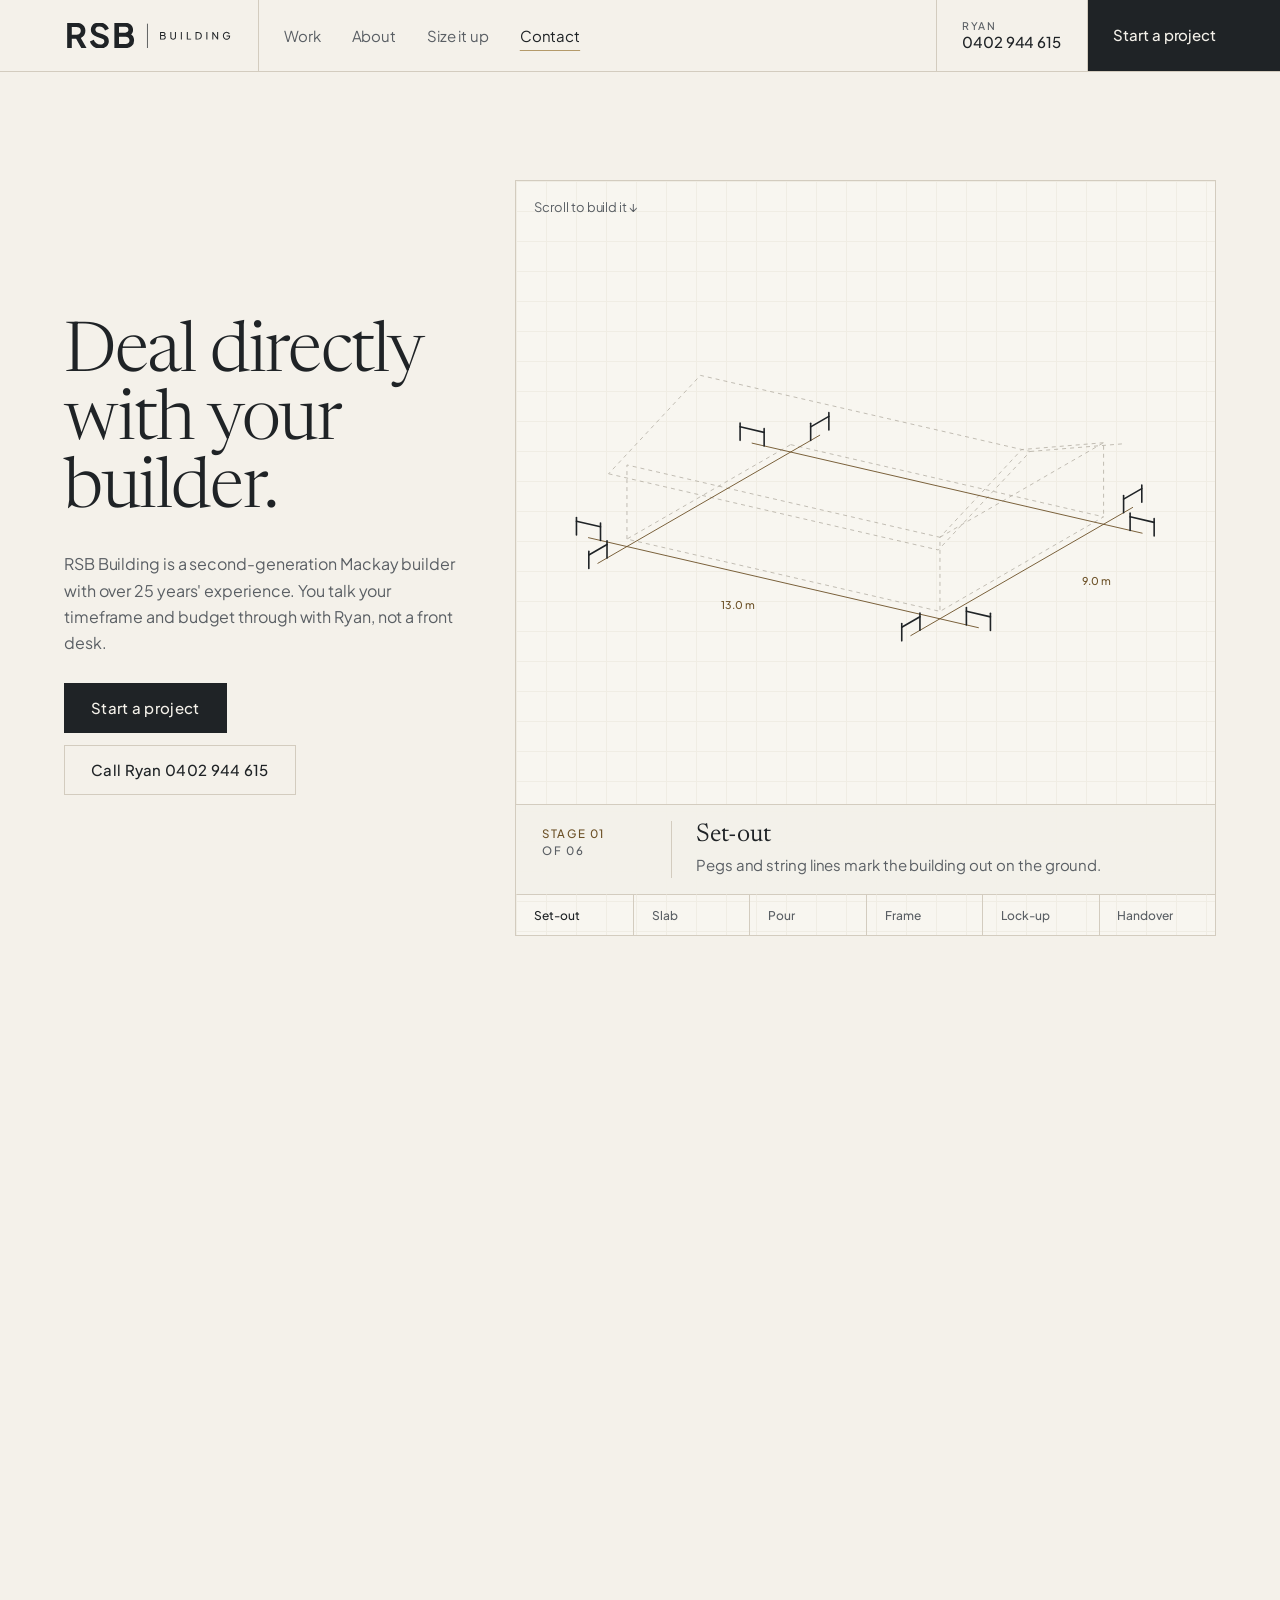
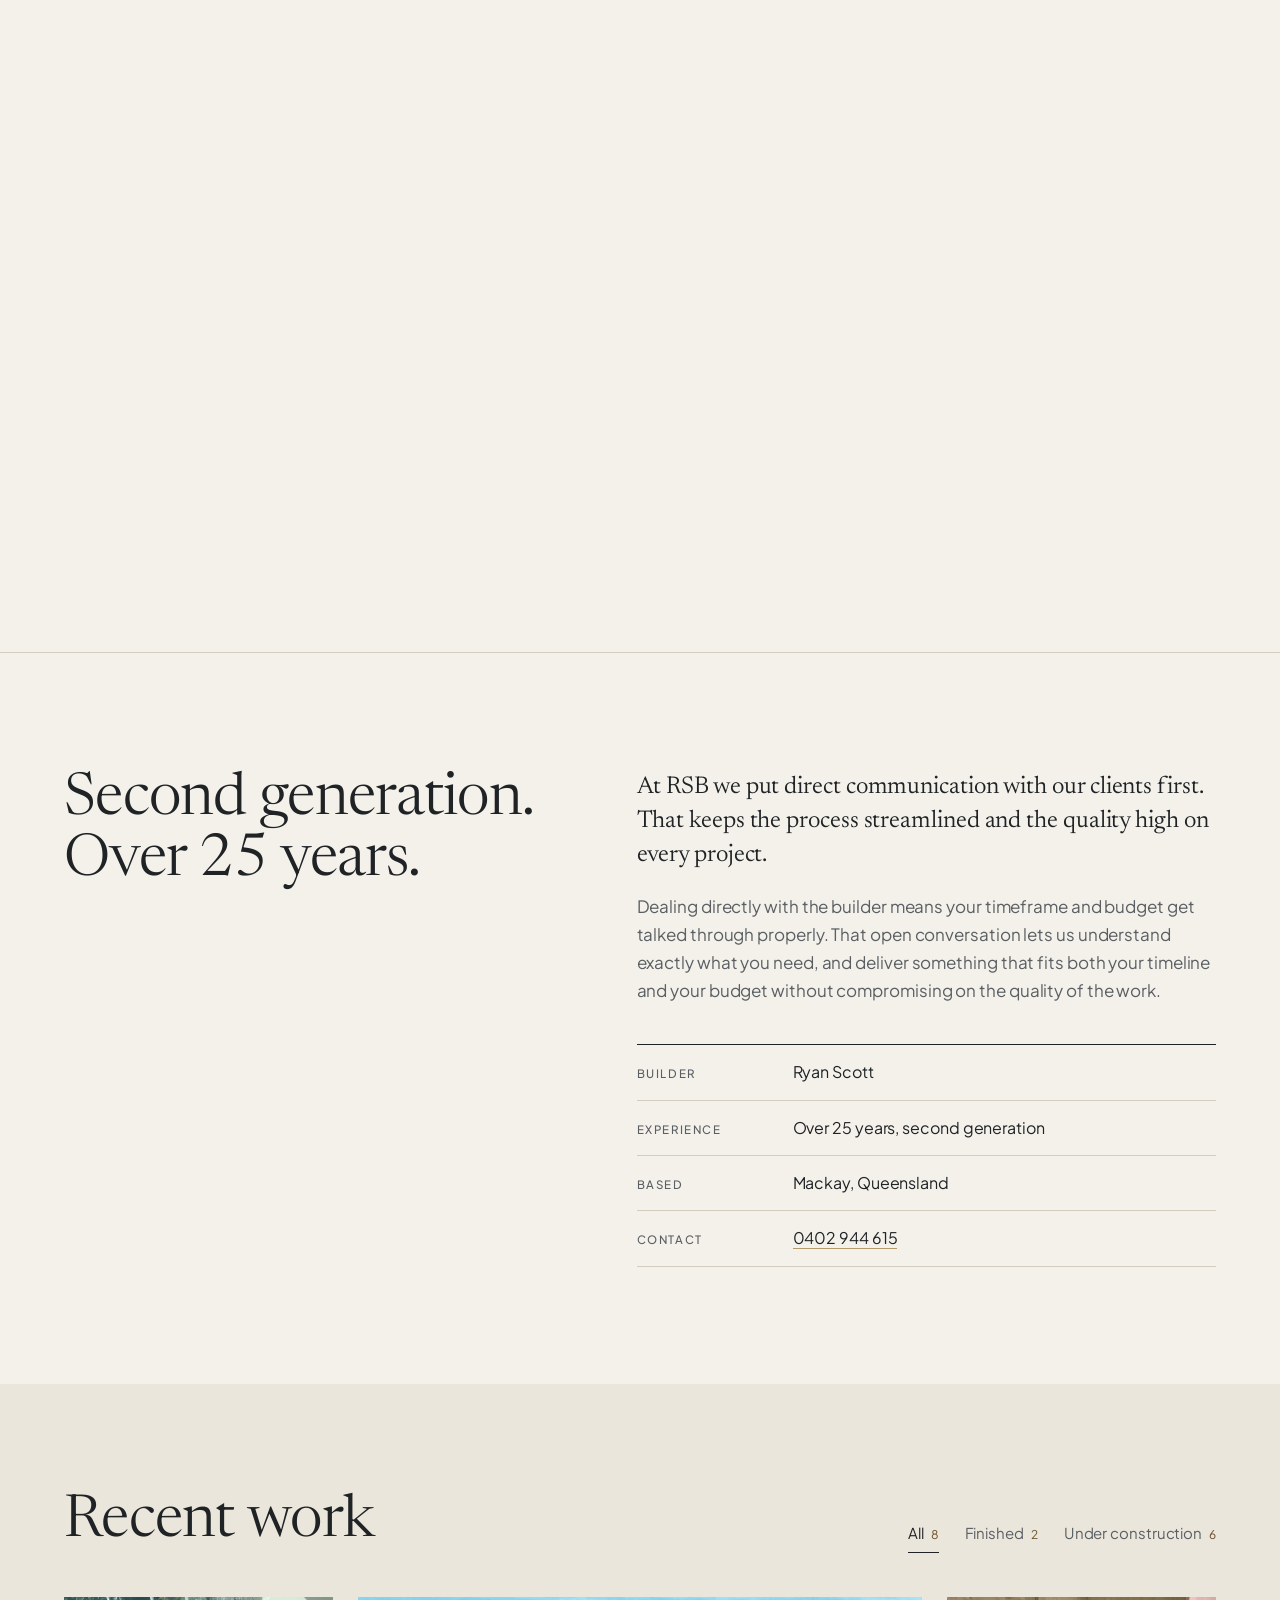
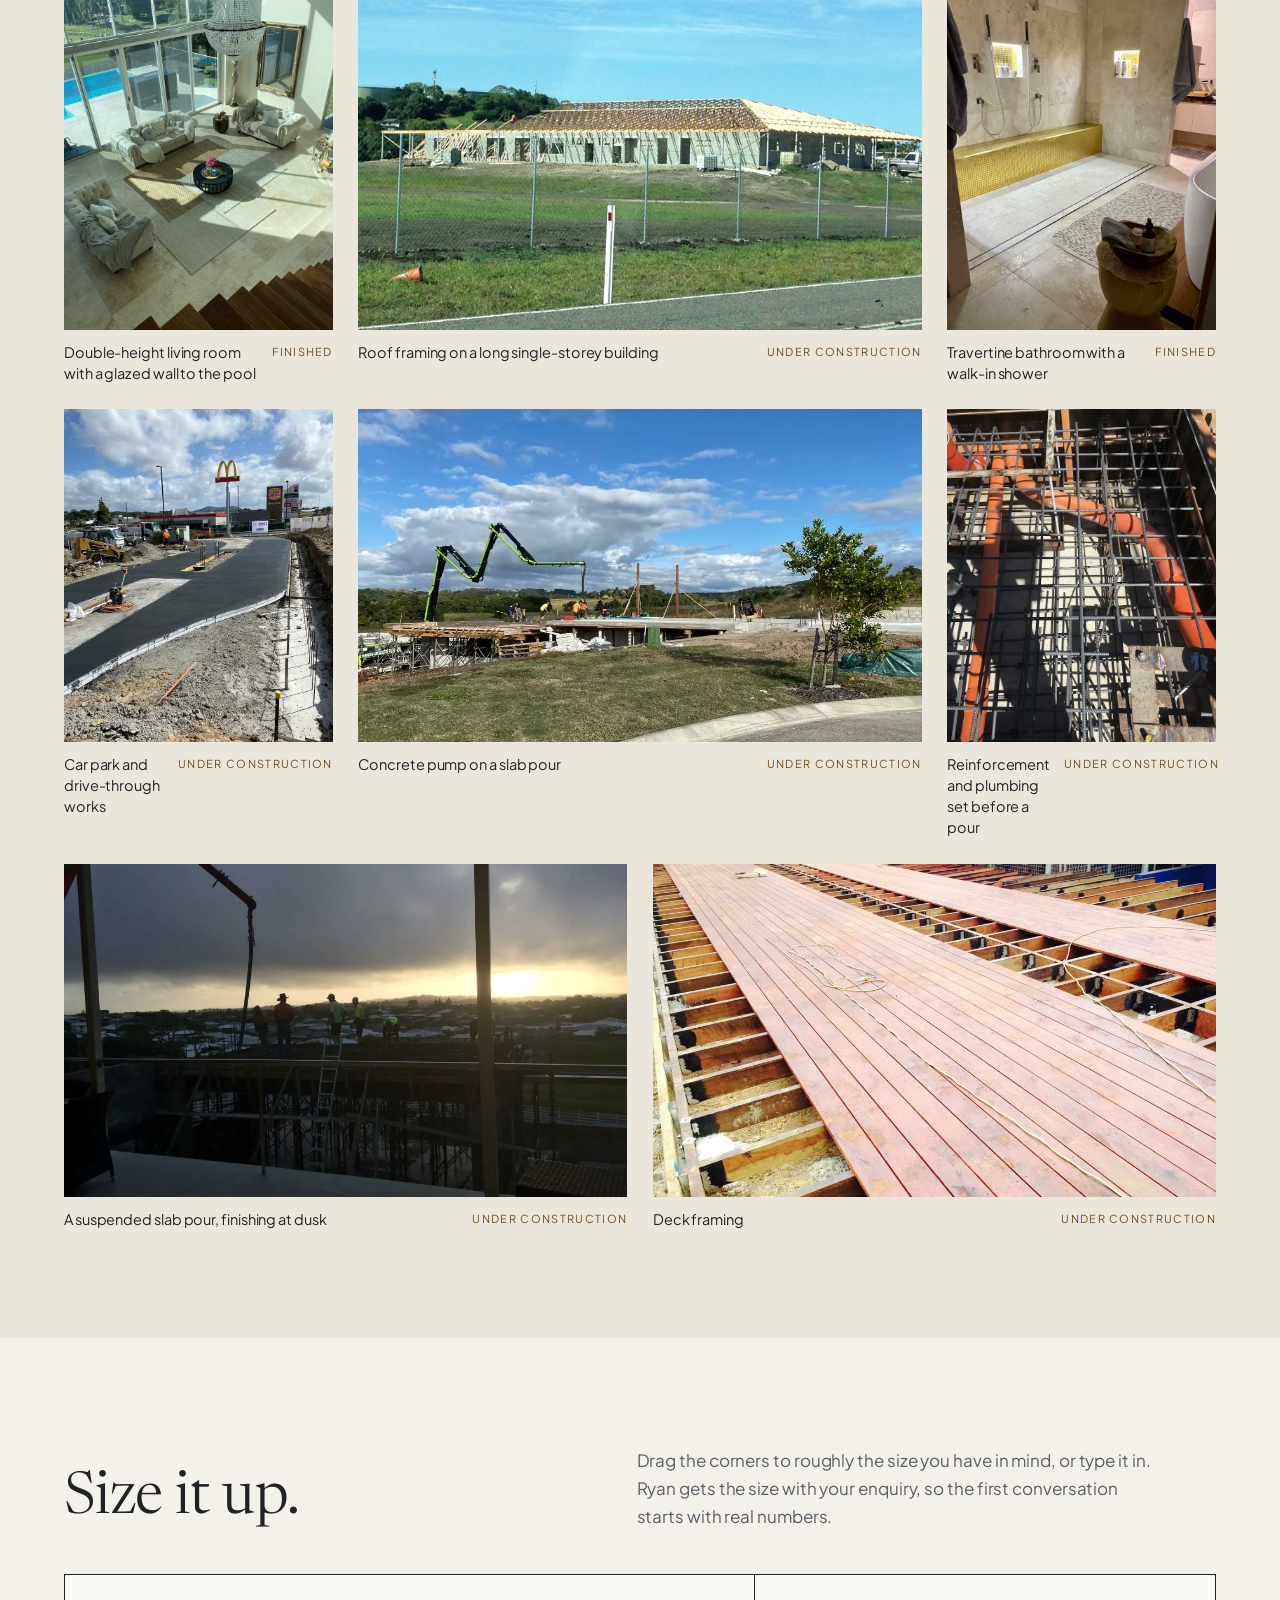
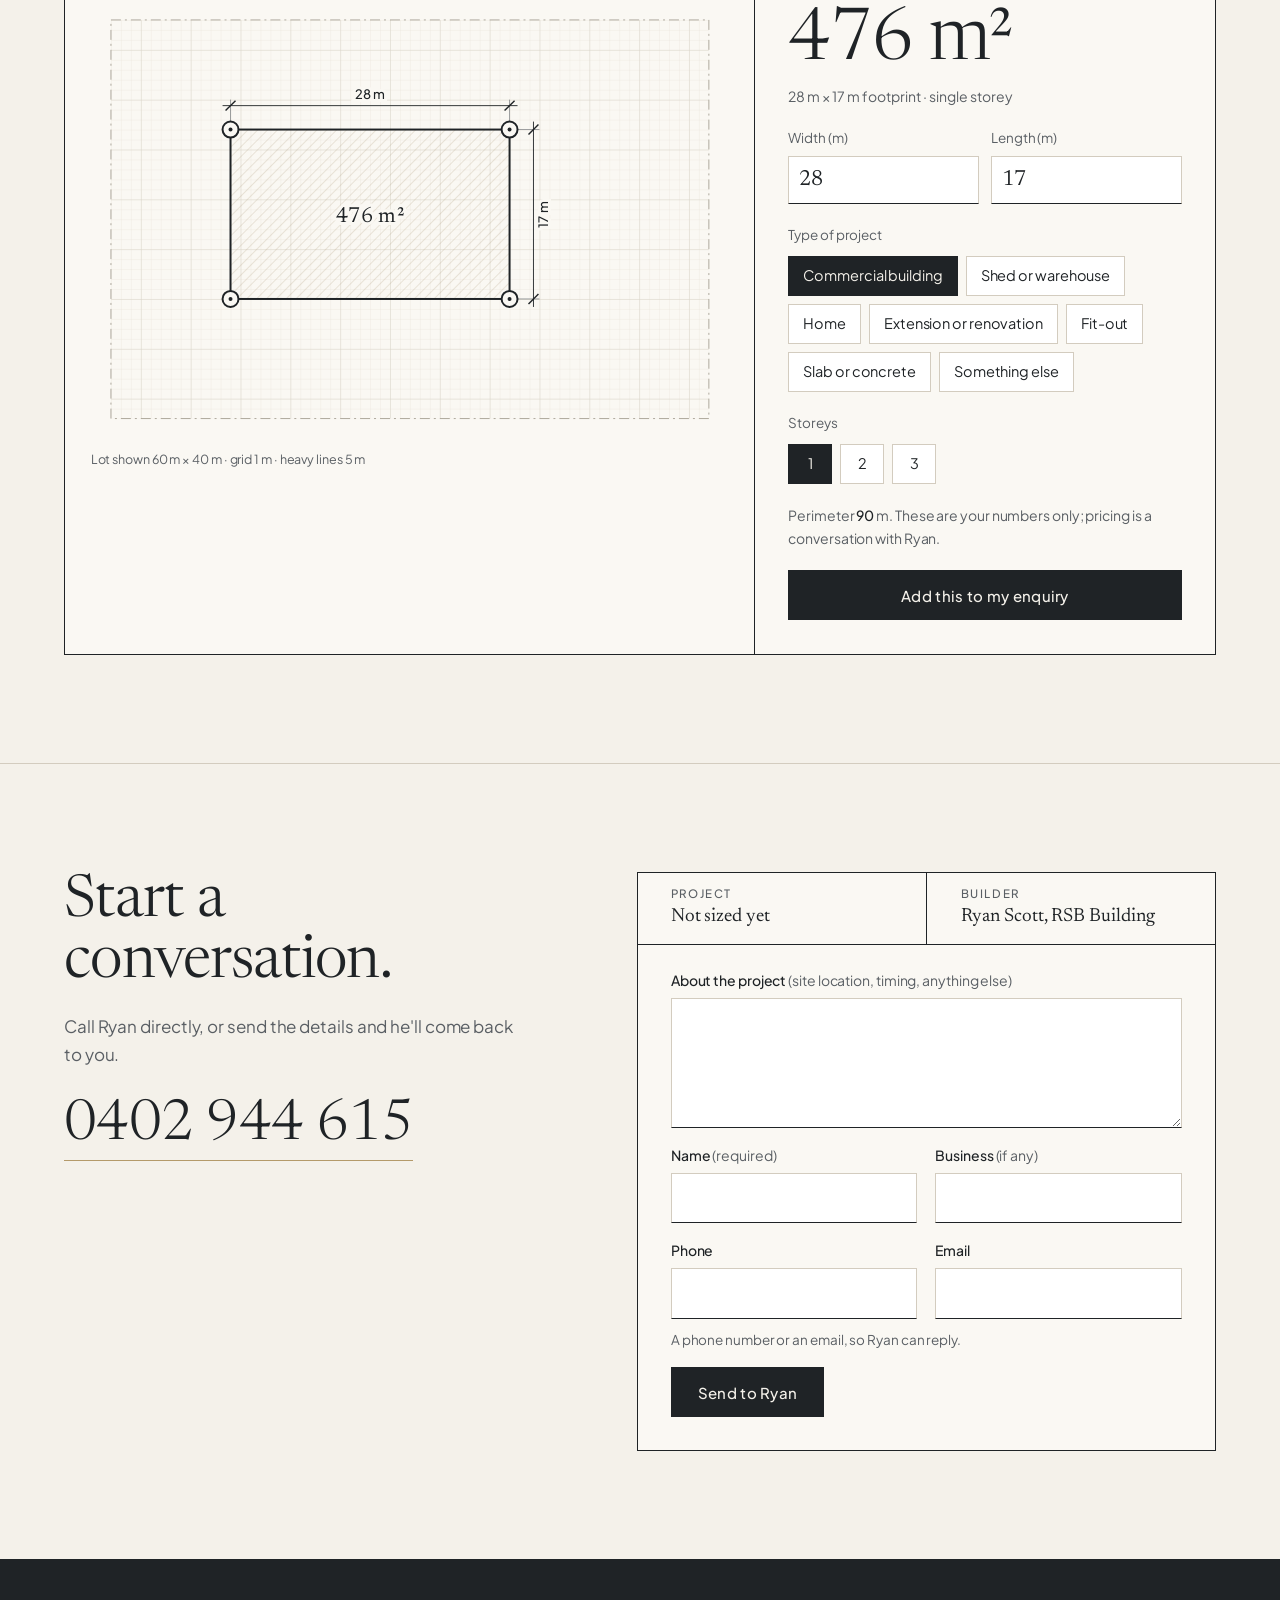
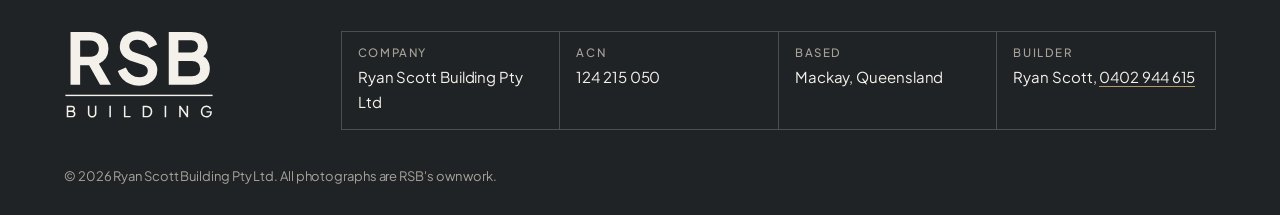
<file: index.html>
<!doctype html>
<html lang="en-AU">
<head>
<meta charset="utf-8">
<meta name="viewport" content="width=device-width, initial-scale=1">
<title>RSB Building · Builder in Mackay</title>
<meta name="description" content="RSB Building is a Mackay builder with over 25 years experience, second generation. Deal directly with the builder: call Ryan on 0402 944 615.">
<meta name="robots" content="noindex, nofollow">
<link rel="canonical" href="https://www.rsbbuilding.com.au/">
<meta property="og:title" content="RSB Building · Builder in Mackay">
<meta property="og:description" content="RSB Building is a Mackay builder with over 25 years experience, second generation. Deal directly with the builder: call Ryan on 0402 944 615.">
<meta property="og:image" content="https://www.rsbbuilding.com.au/assets/photo/frame.jpg">
<meta name="theme-color" content="#f4f1ea">
<link rel="icon" href="assets/brand/favicon.svg" type="image/svg+xml">
<link rel="preconnect" href="https://fonts.googleapis.com">
<link rel="preconnect" href="https://fonts.gstatic.com" crossorigin>
<link rel="stylesheet" href="https://fonts.googleapis.com/css2?family=Newsreader:opsz,wght@6..72,300..500&family=Plus+Jakarta+Sans:wght@400;500;600&display=swap">
<link rel="stylesheet" href="scrollcraft.css">
<link rel="stylesheet" href="site.css">
<script type="application/ld+json">{"@context":"https://schema.org","@type":"GeneralContractor","name":"RSB Building","legalName":"Ryan Scott Building Pty Ltd","url":"https://www.rsbbuilding.com.au/","telephone":"+61402944615","logo":"https://www.rsbbuilding.com.au/assets/brand/rsb-stacked.svg","image":"https://www.rsbbuilding.com.au/assets/photo/frame.jpg","address":{"@type":"PostalAddress","addressLocality":"Mackay","addressRegion":"QLD","postalCode":"4740","addressCountry":"AU"},"areaServed":"Mackay, Queensland","description":"Mackay builder with over 25 years experience. Second-generation builder. Deal directly with the builder.","founder":{"@type":"Person","name":"Ryan Scott"}}</script>
</head>
<body>
<a class="skip" href="#main">Skip to content</a>
<header class="tb">
  <a class="tb__logo" href="" aria-label="RSB Building, home"><svg xmlns="http://www.w3.org/2000/svg" viewBox="-2 -74 493.81 76" aria-hidden="true" focusable="false"><g fill="currentColor"><path d="M20.80 0L7.20 0L7.20-74.50L34.90-74.50Q42.50-74.50 48.35-71.75Q54.20-69 57.50-63.75Q60.80-58.50 60.80-51L60.80-51Q60.80-43.30 57.15-37.90Q53.50-32.50 47.30-29.90L47.30-29.90L64.40 0L49 0L30.70-32.70L39.50-27.50L20.80-27.50L20.80 0ZM20.80-62.50L20.80-39.50L35.10-39.50Q38.80-39.50 41.50-40.95Q44.20-42.40 45.70-45Q47.20-47.60 47.20-51L47.20-51Q47.20-54.50 45.70-57.05Q44.20-59.60 41.50-61.05Q38.80-62.50 35.10-62.50L35.10-62.50L20.80-62.50ZM103.90 1.20L103.90 1.20Q96.80 1.20 90.75-1.40Q84.70-4 80.35-8.65Q76.00-13.30 74.00-19.50L74.00-19.50L85.30-24.40Q88.00-18 93.10-14.35Q98.20-10.70 104.60-10.70L104.60-10.70Q108.20-10.70 110.85-11.85Q113.50-13 114.95-15Q116.40-17 116.40-19.80L116.40-19.80Q116.40-23.10 114.45-25.25Q112.50-27.40 108.60-28.60L108.60-28.60L94.30-33.20Q85.60-35.90 81.20-41.30Q76.80-46.70 76.80-54L76.80-54Q76.80-60.40 79.95-65.30Q83.10-70.20 88.75-72.95Q94.40-75.70 101.70-75.70L101.70-75.70Q108.40-75.70 114.00-73.35Q119.60-71 123.65-66.85Q127.70-62.70 129.70-57.10L129.70-57.10L118.50-52.10Q116.30-57.70 111.90-60.75Q107.50-63.80 101.70-63.80L101.70-63.80Q98.30-63.80 95.70-62.65Q93.10-61.50 91.65-59.45Q90.20-57.40 90.20-54.60L90.20-54.60Q90.20-51.50 92.20-49.15Q94.20-46.80 98.30-45.50L98.30-45.50L112.00-41.20Q120.90-38.30 125.35-33.20Q129.80-28.10 129.80-20.60L129.80-20.60Q129.80-14.20 126.50-9.30Q123.20-4.40 117.40-1.60Q111.60 1.20 103.90 1.20ZM177.40 0L146 0L146-74.50L177.40-74.50Q184.80-74.50 190.05-71.95Q195.30-69.40 198.15-64.75Q201-60.10 201-53.50L201-53.50Q201-48.40 198.25-43.95Q195.50-39.50 189.50-36.60L189.50-36.60L189.50-42.90Q195-40.80 198.20-37.70Q201.40-34.60 202.70-30.80Q204-27 204-22.80L204-22.80Q204-12.10 196.95-6.05Q189.90 0 177.40 0L177.40 0ZM159.60-33.70L159.60-12L178.80-12Q184.10-12 187.25-14.95Q190.40-17.90 190.40-22.80L190.40-22.80Q190.40-27.70 187.25-30.70Q184.10-33.70 178.80-33.70L178.80-33.70L159.60-33.70ZM159.60-62.90L159.60-45.60L178.10-45.60Q182.30-45.60 184.80-48.05Q187.30-50.50 187.30-54.40L187.30-54.40Q187.30-58.30 184.80-60.60Q182.30-62.90 178.10-62.90L178.10-62.90L159.60-62.90Z"/><rect x="241.9" y="-72" width="2" height="72"/><path d="M289.81-25.20L280.39-25.20L280.39-47.55L289.78-47.55Q291.79-47.55 293.25-46.83Q294.70-46.11 295.50-44.81Q296.29-43.50 296.29-41.70L296.29-41.70Q296.29-40.05 295.44-38.72Q294.58-37.38 292.93-36.63L292.93-36.63L292.90-37.74Q294.34-37.20 295.28-36.32Q296.23-35.43 296.71-34.28Q297.19-33.12 297.19-31.83L297.19-31.83Q297.19-28.74 295.21-26.97Q293.23-25.20 289.81-25.20L289.81-25.20ZM283.33-35.73L283.33-27.90L289.93-27.90Q291.88-27.90 293.05-28.95Q294.22-30.00 294.22-31.80L294.22-31.80Q294.22-33.60 293.05-34.67Q291.88-35.73 289.93-35.73L289.93-35.73L283.33-35.73ZM283.33-44.88L283.33-38.37L289.72-38.37Q291.34-38.37 292.33-39.32Q293.32-40.26 293.32-41.73L293.32-41.73Q293.32-43.26 292.33-44.07Q291.34-44.88 289.72-44.88L289.72-44.88L283.33-44.88ZM318.85-24.84L318.85-24.84Q316.42-24.84 314.55-25.86Q312.67-26.88 311.63-28.67Q310.60-30.45 310.60-32.73L310.60-32.73L310.60-47.55L313.57-47.55L313.57-32.79Q313.57-31.26 314.25-30.08Q314.92-28.89 316.11-28.23Q317.29-27.57 318.85-27.57L318.85-27.57Q320.41-27.57 321.59-28.23Q322.78-28.89 323.45-30.08Q324.13-31.26 324.13-32.79L324.13-32.79L324.13-47.55L327.10-47.55L327.10-32.73Q327.10-30.45 326.06-28.67Q325.03-26.88 323.17-25.86Q321.31-24.84 318.85-24.84ZM344.47-25.20L341.53-25.20L341.53-47.55L344.47-47.55L344.47-25.20ZM371.80-25.20L359.05-25.20L359.05-47.55L361.99-47.55L361.99-27.90L371.80-27.90L371.80-25.20ZM392.02-25.20L384.70-25.20L384.70-47.55L392.02-47.55Q395.41-47.55 397.93-46.17Q400.45-44.79 401.83-42.29Q403.21-39.78 403.21-36.39L403.21-36.39Q403.21-33.03 401.83-30.51Q400.45-27.99 397.93-26.60Q395.41-25.20 392.02-25.20L392.02-25.20ZM387.64-44.85L387.64-27.90L392.05-27.90Q394.54-27.90 396.35-28.95Q398.17-30.00 399.16-31.91Q400.15-33.81 400.15-36.39L400.15-36.39Q400.15-39 399.14-40.89Q398.14-42.78 396.32-43.81Q394.51-44.85 392.05-44.85L392.05-44.85L387.64-44.85ZM419.47-25.20L416.53-25.20L416.53-47.55L419.47-47.55L419.47-25.20ZM436.99-25.20L434.05-25.20L434.05-47.55L436.51-47.55L449.35-29.49L448.24-29.37L448.24-47.55L451.21-47.55L451.21-25.20L448.75-25.20L435.97-43.38L436.99-43.50L436.99-25.20ZM476.11-24.84L476.11-24.84Q473.74-24.84 471.73-25.70Q469.72-26.55 468.25-28.11Q466.78-29.67 465.95-31.77Q465.13-33.87 465.13-36.36L465.13-36.36Q465.13-38.88 465.94-40.98Q466.75-43.08 468.22-44.64Q469.69-46.20 471.70-47.06Q473.71-47.91 476.08-47.91L476.08-47.91Q478.39-47.91 480.23-47.10Q482.08-46.29 483.35-45Q484.63-43.71 485.17-42.24L485.17-42.24L482.53-40.95Q481.75-42.90 480.10-44.04Q478.45-45.18 476.08-45.18L476.08-45.18Q473.74-45.18 471.92-44.07Q470.11-42.96 469.09-40.98Q468.07-39 468.07-36.36L468.07-36.36Q468.07-33.75 469.10-31.77Q470.14-29.79 471.95-28.68Q473.77-27.57 476.11-27.57L476.11-27.57Q478.15-27.57 479.80-28.44Q481.45-29.31 482.41-30.84Q483.37-32.37 483.37-34.38L483.37-34.38L483.37-35.76L484.72-34.50L476.08-34.50L476.08-37.05L486.34-37.05L486.34-35.07Q486.34-32.73 485.53-30.84Q484.72-28.95 483.31-27.62Q481.90-26.28 480.04-25.56Q478.18-24.84 476.11-24.84Z"/></g></svg></a>
  <nav class="tb__nav" aria-label="Main"><ul>
    <li><a href="#work">Work</a></li><li><a href="#about">About</a></li><li><a href="#plan">Size it up</a></li><li><a href="#contact">Contact</a></li>
  </ul></nav>
  <a class="tb__tel" href="tel:+61402944615"><small>Ryan</small>0402 944 615</a>
  <a class="tb__cta" href="#contact">Start a project</a>
</header>
<nav class="dock" aria-label="Call or start a project"><a href="tel:+61402944615">Call Ryan</a><a href="#contact">Start a project</a></nav>
<main id="main">
  <section class="hero" aria-labelledby="h1" data-build-act data-sc-act="pin" data-sc-span="4.2">
    <div class="sc-stage hero__stage">
      <div class="hero__text">
        <h1 id="h1" class="hero__h1">Deal directly with your builder.</h1>
        <p class="hero__lede">RSB Building is a second-generation Mackay builder with over 25 years' experience. You talk your timeframe and budget through with Ryan, not a front desk.</p>
        <div class="hero__cta"><a class="btn" href="#contact">Start a project</a><a class="btn btn--quiet" href="tel:+61402944615">Call Ryan 0402 944 615</a></div>
      </div>
      <div class="hero__sheet">
        <svg class="house" viewBox="-286.9 -108.4 755 348" role="img" aria-label="A line drawing of a house being built in six stages: set-out, slab, pour, frame, lock-up and handover">
<g class="h-ghost"><polyline points="0,-9 380,78.7 181.3,193.5 -198.8,105.7 0,-9"/><polyline points="-198.8,105.7 -198.8,15.7 181.3,103.5 181.3,193.5"/><polyline points="181.3,103.5 380,-11.3 380,78.7"/><polyline points="-221.1,26.4 179.3,118.9 290.9,-0.7 -109.6,-93.1 -221.1,26.4"/><polyline points="290.9,-0.7 402.4,-9.9"/><polyline points="380,-11.3 280.6,-3 181.3,103.5"/></g>
<g class="h-dim"><text x="-64" y="190.5" text-anchor="middle">13.0 m</text><text x="353.7" y="162" text-anchor="start">9.0 m</text></g>
<polyline class="h-l h-str h-temp" points="-46.8,-10.8 426.8,98.5" pathLength="1" style="--a:-0.1400;--d:0.0294"/>
<polyline class="h-l h-str h-temp" points="-245.5,104 228,213.3" pathLength="1" style="--a:-0.1106;--d:0.0294"/>
<polyline class="h-l h-str h-temp" points="35.3,-20.4 -234.1,135.1" pathLength="1" style="--a:-0.1260;--d:0.0294"/>
<polyline class="h-l h-str h-temp" points="415.3,67.3 145.9,222.9" pathLength="1" style="--a:-0.0966;--d:0.0294"/>
<polyline class="h-l h-peg h-temp" points="-61.4,-14.2 -61.4,-35.2" pathLength="1" style="--a:-0.0840;--d:0.0294"/>
<polyline class="h-l h-peg h-temp" points="-32.2,-7.4 -32.2,-28.4" pathLength="1" style="--a:-0.0803;--d:0.0294"/>
<polyline class="h-l h-peg h-temp" points="-61.4,-30.7 -32.2,-23.9" pathLength="1" style="--a:-0.0700;--d:0.0245"/>
<polyline class="h-l h-peg h-temp" points="412.2,95.2 412.2,74.2" pathLength="1" style="--a:-0.0767;--d:0.0294"/>
<polyline class="h-l h-peg h-temp" points="441.4,101.9 441.4,80.9" pathLength="1" style="--a:-0.0730;--d:0.0294"/>
<polyline class="h-l h-peg h-temp" points="412.2,78.7 441.4,85.4" pathLength="1" style="--a:-0.0639;--d:0.0245"/>
<polyline class="h-l h-peg h-temp" points="-260.1,100.6 -260.1,79.6" pathLength="1" style="--a:-0.0693;--d:0.0294"/>
<polyline class="h-l h-peg h-temp" points="-230.9,107.3 -230.9,86.3" pathLength="1" style="--a:-0.0656;--d:0.0294"/>
<polyline class="h-l h-peg h-temp" points="-260.1,84.1 -230.9,90.8" pathLength="1" style="--a:-0.0577;--d:0.0245"/>
<polyline class="h-l h-peg h-temp" points="213.4,209.9 213.4,188.9" pathLength="1" style="--a:-0.0620;--d:0.0294"/>
<polyline class="h-l h-peg h-temp" points="242.6,216.7 242.6,195.7" pathLength="1" style="--a:-0.0583;--d:0.0294"/>
<polyline class="h-l h-peg h-temp" points="213.4,193.4 242.6,200.2" pathLength="1" style="--a:-0.0516;--d:0.0245"/>
<polyline class="h-l h-peg h-temp" points="46.4,-26.8 46.4,-47.8" pathLength="1" style="--a:-0.0546;--d:0.0294"/>
<polyline class="h-l h-peg h-temp" points="24.3,-14 24.3,-35" pathLength="1" style="--a:-0.0509;--d:0.0294"/>
<polyline class="h-l h-peg h-temp" points="46.4,-43.3 24.3,-30.5" pathLength="1" style="--a:-0.0455;--d:0.0245"/>
<polyline class="h-l h-peg h-temp" points="-223,128.8 -223,107.8" pathLength="1" style="--a:-0.0472;--d:0.0294"/>
<polyline class="h-l h-peg h-temp" points="-245.1,141.5 -245.1,120.5" pathLength="1" style="--a:-0.0436;--d:0.0294"/>
<polyline class="h-l h-peg h-temp" points="-223,112.3 -245.1,125" pathLength="1" style="--a:-0.0394;--d:0.0245"/>
<polyline class="h-l h-peg h-temp" points="426.4,61 426.4,40" pathLength="1" style="--a:-0.0399;--d:0.0294"/>
<polyline class="h-l h-peg h-temp" points="404.3,73.7 404.3,52.7" pathLength="1" style="--a:-0.0362;--d:0.0294"/>
<polyline class="h-l h-peg h-temp" points="426.4,44.5 404.3,57.2" pathLength="1" style="--a:-0.0333;--d:0.0245"/>
<polyline class="h-l h-peg h-temp" points="157,216.5 157,195.5" pathLength="1" style="--a:-0.0325;--d:0.0294"/>
<polyline class="h-l h-peg h-temp" points="134.9,229.3 134.9,208.3" pathLength="1" style="--a:-0.0289;--d:0.0294"/>
<polyline class="h-l h-peg h-temp" points="157,200 134.9,212.8" pathLength="1" style="--a:-0.0271;--d:0.0245"/>
<polyline class="h-l h-form" points="0,0 380,87.7 181.3,202.5 -198.8,114.7 0,0" pathLength="1" style="--a:0.1200;--d:0.0184"/>
<polyline class="h-l h-mesh" points="18.6,-0.2 -173.5,110.7" pathLength="1" style="--a:0.1575;--d:0.0315"/>
<polyline class="h-l h-mesh" points="40.5,4.8 -151.6,115.8" pathLength="1" style="--a:0.1612;--d:0.0315"/>
<polyline class="h-l h-mesh" points="62.5,9.9 -129.7,120.8" pathLength="1" style="--a:0.1649;--d:0.0315"/>
<polyline class="h-l h-mesh" points="84.4,15 -107.7,125.9" pathLength="1" style="--a:0.1686;--d:0.0315"/>
<polyline class="h-l h-mesh" points="106.3,20 -85.8,130.9" pathLength="1" style="--a:0.1723;--d:0.0315"/>
<polyline class="h-l h-mesh" points="128.2,25.1 -63.9,136" pathLength="1" style="--a:0.1760;--d:0.0315"/>
<polyline class="h-l h-mesh" points="150.2,30.1 -42,141.1" pathLength="1" style="--a:0.1797;--d:0.0315"/>
<polyline class="h-l h-mesh" points="172.1,35.2 -20.1,146.1" pathLength="1" style="--a:0.1834;--d:0.0315"/>
<polyline class="h-l h-mesh" points="194,40.3 1.9,151.2" pathLength="1" style="--a:0.1871;--d:0.0315"/>
<polyline class="h-l h-mesh" points="215.9,45.3 23.8,156.3" pathLength="1" style="--a:0.1909;--d:0.0315"/>
<polyline class="h-l h-mesh" points="237.8,50.4 45.7,161.3" pathLength="1" style="--a:0.1946;--d:0.0315"/>
<polyline class="h-l h-mesh" points="259.8,55.4 67.6,166.4" pathLength="1" style="--a:0.1983;--d:0.0315"/>
<polyline class="h-l h-mesh" points="281.7,60.5 89.6,171.4" pathLength="1" style="--a:0.2020;--d:0.0315"/>
<polyline class="h-l h-mesh" points="303.6,65.6 111.5,176.5" pathLength="1" style="--a:0.2057;--d:0.0315"/>
<polyline class="h-l h-mesh" points="325.5,70.6 133.4,181.6" pathLength="1" style="--a:0.2094;--d:0.0315"/>
<polyline class="h-l h-mesh" points="347.5,75.7 155.3,186.6" pathLength="1" style="--a:0.2131;--d:0.0315"/>
<polyline class="h-l h-mesh" points="369.4,80.8 177.3,191.7" pathLength="1" style="--a:0.2168;--d:0.0315"/>
<polyline class="h-l h-mesh" points="-12.2,3.4 359.1,89.1" pathLength="1" style="--a:0.1650;--d:0.0315"/>
<polyline class="h-l h-mesh" points="-28.7,12.9 342.5,98.6" pathLength="1" style="--a:0.1707;--d:0.0315"/>
<polyline class="h-l h-mesh" points="-45.3,22.5 325.9,108.2" pathLength="1" style="--a:0.1765;--d:0.0315"/>
<polyline class="h-l h-mesh" points="-61.9,32.1 309.4,117.8" pathLength="1" style="--a:0.1822;--d:0.0315"/>
<polyline class="h-l h-mesh" points="-78.4,41.6 292.8,127.3" pathLength="1" style="--a:0.1879;--d:0.0315"/>
<polyline class="h-l h-mesh" points="-95,51.2 276.2,136.9" pathLength="1" style="--a:0.1936;--d:0.0315"/>
<polyline class="h-l h-mesh" points="-111.6,60.7 259.7,146.5" pathLength="1" style="--a:0.1994;--d:0.0315"/>
<polyline class="h-l h-mesh" points="-128.1,70.3 243.1,156" pathLength="1" style="--a:0.2051;--d:0.0315"/>
<polyline class="h-l h-mesh" points="-144.7,79.9 226.6,165.6" pathLength="1" style="--a:0.2108;--d:0.0315"/>
<polyline class="h-l h-mesh" points="-161.2,89.4 210,175.1" pathLength="1" style="--a:0.2165;--d:0.0315"/>
<polyline class="h-l h-mesh" points="-177.8,99 193.4,184.7" pathLength="1" style="--a:0.2223;--d:0.0315"/>
<polyline class="h-l h-pipe" points="-52.2,105.7 -52.2,83.2" pathLength="1" style="--a:0.2100;--d:0.0210"/>
<polyline class="h-l h-pipe" points="-31.8,110.5 -31.8,88" pathLength="1" style="--a:0.2184;--d:0.0210"/>
<polyline class="h-l h-pipe" points="257.6,97 257.6,74.5" pathLength="1" style="--a:0.2268;--d:0.0210"/>
<polyline class="h-l h-pipe" points="286.1,108.9 286.1,86.4" pathLength="1" style="--a:0.2352;--d:0.0210"/>
<polyline class="h-l h-pipe" points="185.9,171.4 185.9,148.9" pathLength="1" style="--a:0.2436;--d:0.0210"/>
<polyline class="h-l h-form" points="-198.8,114.7 -198.8,105.7" pathLength="1" style="--a:0.1350;--d:0.0158"/>
<polyline class="h-l h-form" points="181.3,202.5 181.3,193.5" pathLength="1" style="--a:0.1455;--d:0.0158"/>
<polyline class="h-l h-form" points="380,87.7 380,78.7" pathLength="1" style="--a:0.1560;--d:0.0158"/>
<polygon class="h-f h-conc" points="0,-9 380,78.7 181.3,193.5 -198.8,105.7" style="--a:0.2700;--d:0.0210"/>
<polygon class="h-f h-conc2" points="-198.8,114.7 181.3,202.5 181.3,193.5 -198.8,105.7" style="--a:0.2800;--d:0.0210"/>
<polygon class="h-f h-conc3" points="181.3,202.5 380,87.7 380,78.7 181.3,193.5" style="--a:0.2850;--d:0.0210"/>
<polyline class="h-l h-edge" points="0,-9 380,78.7 181.3,193.5 -198.8,105.7 0,-9" pathLength="1" style="--a:0.3100;--d:0.0210"/>
<polyline class="h-l h-edge" points="-198.8,114.7 181.3,202.5 380,87.7" pathLength="1" style="--a:0.3150;--d:0.0192"/>
<polyline class="h-l h-plate" points="0,-10.5 380,77.2" pathLength="1" style="--a:0.3700;--d:0.0410"/>
<polyline class="h-l h-stud" points="0,-10.5 0,-99" pathLength="1" style="--a:0.3736;--d:0.0410"/>
<polyline class="h-l h-stud" points="17.5,-6.5 17.5,-95" pathLength="1" style="--a:0.3771;--d:0.0410"/>
<polyline class="h-l h-stud" points="35.1,-2.4 35.1,-90.9" pathLength="1" style="--a:0.3807;--d:0.0410"/>
<polyline class="h-l h-stud" points="52.6,1.6 52.6,-86.9" pathLength="1" style="--a:0.3842;--d:0.0410"/>
<polyline class="h-l h-stud" points="70.2,5.7 70.2,-82.8" pathLength="1" style="--a:0.3878;--d:0.0410"/>
<polyline class="h-l h-stud" points="87.7,9.7 87.7,-78.8" pathLength="1" style="--a:0.3914;--d:0.0410"/>
<polyline class="h-l h-stud" points="105.2,13.8 105.2,-74.7" pathLength="1" style="--a:0.3949;--d:0.0410"/>
<polyline class="h-l h-stud" points="122.8,17.8 122.8,-70.7" pathLength="1" style="--a:0.3985;--d:0.0410"/>
<polyline class="h-l h-stud" points="140.3,21.9 140.3,-66.6" pathLength="1" style="--a:0.4020;--d:0.0410"/>
<polyline class="h-l h-stud" points="157.8,25.9 157.8,-62.6" pathLength="1" style="--a:0.4056;--d:0.0410"/>
<polyline class="h-l h-stud" points="175.4,30 175.4,-58.5" pathLength="1" style="--a:0.4092;--d:0.0410"/>
<polyline class="h-l h-stud" points="192.9,34 192.9,-54.5" pathLength="1" style="--a:0.4127;--d:0.0410"/>
<polyline class="h-l h-stud" points="210.5,38.1 210.5,-50.4" pathLength="1" style="--a:0.4163;--d:0.0410"/>
<polyline class="h-l h-stud" points="228,42.1 228,-46.4" pathLength="1" style="--a:0.4199;--d:0.0410"/>
<polyline class="h-l h-stud" points="245.5,46.2 245.5,-42.3" pathLength="1" style="--a:0.4234;--d:0.0410"/>
<polyline class="h-l h-stud" points="263.1,50.2 263.1,-38.3" pathLength="1" style="--a:0.4270;--d:0.0410"/>
<polyline class="h-l h-stud" points="280.6,54.3 280.6,-34.2" pathLength="1" style="--a:0.4305;--d:0.0410"/>
<polyline class="h-l h-stud" points="298.2,58.3 298.2,-30.2" pathLength="1" style="--a:0.4341;--d:0.0410"/>
<polyline class="h-l h-stud" points="315.7,62.4 315.7,-26.1" pathLength="1" style="--a:0.4377;--d:0.0410"/>
<polyline class="h-l h-stud" points="333.2,66.4 333.2,-22.1" pathLength="1" style="--a:0.4412;--d:0.0410"/>
<polyline class="h-l h-stud" points="350.8,70.5 350.8,-18" pathLength="1" style="--a:0.4448;--d:0.0410"/>
<polyline class="h-l h-stud" points="368.3,74.5 368.3,-14" pathLength="1" style="--a:0.4483;--d:0.0410"/>
<polyline class="h-l h-plate" points="0,-99 380,-11.3" pathLength="1" style="--a:0.3960;--d:0.0410"/>
<polyline class="h-l h-brace" points="8.8,-10 81.8,-78.6" pathLength="1" style="--a:0.4610;--d:0.0137"/>
<polyline class="h-l h-plate" points="0,-10.5 -198.8,104.2" pathLength="1" style="--a:0.4006;--d:0.0410"/>
<polyline class="h-l h-stud" points="0,-10.5 0,-99" pathLength="1" style="--a:0.4051;--d:0.0410"/>
<polyline class="h-l h-stud" points="-13.3,-2.9 -13.3,-91.3" pathLength="1" style="--a:0.4097;--d:0.0410"/>
<polyline class="h-l h-stud" points="-26.5,4.8 -26.5,-83.7" pathLength="1" style="--a:0.4142;--d:0.0410"/>
<polyline class="h-l h-stud" points="-39.8,12.4 -39.8,-76.1" pathLength="1" style="--a:0.4188;--d:0.0410"/>
<polyline class="h-l h-stud" points="-53,20.1 -53,-68.4" pathLength="1" style="--a:0.4233;--d:0.0410"/>
<polyline class="h-l h-stud" points="-66.3,27.7 -66.3,-60.8" pathLength="1" style="--a:0.4279;--d:0.0410"/>
<polyline class="h-l h-stud" points="-79.5,35.4 -79.5,-53.1" pathLength="1" style="--a:0.4324;--d:0.0410"/>
<polyline class="h-l h-stud" points="-92.8,43 -92.8,-45.4" pathLength="1" style="--a:0.4370;--d:0.0410"/>
<polyline class="h-l h-stud" points="-106,50.7 -106,-37.8" pathLength="1" style="--a:0.4415;--d:0.0410"/>
<polyline class="h-l h-stud" points="-119.3,58.3 -119.3,-30.2" pathLength="1" style="--a:0.4461;--d:0.0410"/>
<polyline class="h-l h-stud" points="-132.5,66 -132.5,-22.5" pathLength="1" style="--a:0.4506;--d:0.0410"/>
<polyline class="h-l h-stud" points="-145.8,73.6 -145.8,-14.9" pathLength="1" style="--a:0.4551;--d:0.0410"/>
<polyline class="h-l h-stud" points="-159,81.3 -159,-7.2" pathLength="1" style="--a:0.4597;--d:0.0410"/>
<polyline class="h-l h-stud" points="-172.3,88.9 -172.3,0.4" pathLength="1" style="--a:0.4642;--d:0.0410"/>
<polyline class="h-l h-stud" points="-185.5,96.6 -185.5,8.1" pathLength="1" style="--a:0.4688;--d:0.0410"/>
<polyline class="h-l h-stud" points="-198.8,104.2 -198.8,15.7" pathLength="1" style="--a:0.4733;--d:0.0410"/>
<polyline class="h-l h-plate" points="0,-99 -198.8,15.7" pathLength="1" style="--a:0.4220;--d:0.0410"/>
<polyline class="h-l h-brace" points="-6.6,-8.2 -61.8,-61.8" pathLength="1" style="--a:0.4870;--d:0.0137"/>
<polyline class="h-l h-plate" points="-198.8,104.2 181.3,192" pathLength="1" style="--a:0.4248;--d:0.0410"/>
<polyline class="h-l h-stud" points="-198.8,104.2 -198.8,15.7" pathLength="1" style="--a:0.4276;--d:0.0410"/>
<polyline class="h-l h-stud" points="-181.2,108.3 -181.2,19.8" pathLength="1" style="--a:0.4305;--d:0.0410"/>
<polyline class="h-l h-stud" points="-93.5,128.5 -93.5,40" pathLength="1" style="--a:0.4333;--d:0.0410"/>
<polyline class="h-l h-stud" points="-76,132.6 -76,44.1" pathLength="1" style="--a:0.4361;--d:0.0410"/>
<polyline class="h-l h-stud" points="-58.4,136.6 -58.4,48.1" pathLength="1" style="--a:0.4389;--d:0.0410"/>
<polyline class="h-l h-stud" points="-40.9,140.7 -40.9,52.2" pathLength="1" style="--a:0.4418;--d:0.0410"/>
<polyline class="h-l h-stud" points="-5.8,148.8 -5.8,60.3" pathLength="1" style="--a:0.4446;--d:0.0410"/>
<polyline class="h-l h-stud" points="11.7,152.8 11.7,64.3" pathLength="1" style="--a:0.4474;--d:0.0410"/>
<polyline class="h-l h-stud" points="29.2,156.9 29.2,68.4" pathLength="1" style="--a:0.4502;--d:0.0410"/>
<polyline class="h-l h-stud" points="99.4,173.1 99.4,84.6" pathLength="1" style="--a:0.4531;--d:0.0410"/>
<polyline class="h-l h-stud" points="116.9,177.1 116.9,88.6" pathLength="1" style="--a:0.4559;--d:0.0410"/>
<polyline class="h-l h-stud" points="169.6,189.3 169.6,100.8" pathLength="1" style="--a:0.4587;--d:0.0410"/>
<polyline class="h-l h-plate" points="-198.8,15.7 181.3,103.5" pathLength="1" style="--a:0.4480;--d:0.0409"/>
<polyline class="h-l h-stud" points="-165.1,112 -165.1,23.5" pathLength="1" style="--a:0.4615;--d:0.0410"/>
<polyline class="h-l h-stud" points="-109.6,124.8 -109.6,36.3" pathLength="1" style="--a:0.4644;--d:0.0410"/>
<polyline class="h-l h-plate" points="-165.1,41.5 -109.6,54.3" pathLength="1" style="--a:0.4672;--d:0.0410"/>
<polyline class="h-l h-plate" points="-165.1,77.5 -109.6,90.3" pathLength="1" style="--a:0.4700;--d:0.0410"/>
<polyline class="h-l h-stud" points="42.4,159.9 42.4,71.4" pathLength="1" style="--a:0.4728;--d:0.0410"/>
<polyline class="h-l h-stud" points="97.9,172.7 97.9,84.2" pathLength="1" style="--a:0.4757;--d:0.0410"/>
<polyline class="h-l h-plate" points="42.4,89.4 97.9,102.2" pathLength="1" style="--a:0.4785;--d:0.0410"/>
<polyline class="h-l h-plate" points="42.4,125.4 97.9,138.2" pathLength="1" style="--a:0.4813;--d:0.0410"/>
<polyline class="h-l h-stud" points="118.4,177.5 118.4,89" pathLength="1" style="--a:0.4841;--d:0.0410"/>
<polyline class="h-l h-stud" points="153.5,185.6 153.5,97.1" pathLength="1" style="--a:0.4870;--d:0.0410"/>
<polyline class="h-l h-plate" points="118.4,107 153.5,115.1" pathLength="1" style="--a:0.4898;--d:0.0410"/>
<polyline class="h-l h-plate" points="118.4,143 153.5,151.1" pathLength="1" style="--a:0.4926;--d:0.0410"/>
<polyline class="h-l h-stud" points="-36.5,141.7 -36.5,53.2" pathLength="1" style="--a:0.4954;--d:0.0410"/>
<polyline class="h-l h-stud" points="-7.3,148.5 -7.3,60" pathLength="1" style="--a:0.4983;--d:0.0410"/>
<polyline class="h-l h-plate" points="-36.5,71.2 -7.3,78" pathLength="1" style="--a:0.5011;--d:0.0410"/>
<polyline class="h-l h-brace" points="-190,104.8 -116.9,36.1" pathLength="1" style="--a:0.5130;--d:0.0137"/>
<polyline class="h-l h-plate" points="181.3,192 380,77.2" pathLength="1" style="--a:0.4526;--d:0.0409"/>
<polyline class="h-l h-stud" points="181.3,192 181.3,103.5" pathLength="1" style="--a:0.4571;--d:0.0409"/>
<polyline class="h-l h-stud" points="194.5,184.3 194.5,95.8" pathLength="1" style="--a:0.4617;--d:0.0409"/>
<polyline class="h-l h-stud" points="207.8,176.7 207.8,88.2" pathLength="1" style="--a:0.4662;--d:0.0409"/>
<polyline class="h-l h-stud" points="221,169 221,80.5" pathLength="1" style="--a:0.4708;--d:0.0409"/>
<polyline class="h-l h-stud" points="234.3,161.4 234.3,72.9" pathLength="1" style="--a:0.4753;--d:0.0409"/>
<polyline class="h-l h-stud" points="247.5,153.7 247.5,65.2" pathLength="1" style="--a:0.4798;--d:0.0409"/>
<polyline class="h-l h-stud" points="260.8,146.1 260.8,57.6" pathLength="1" style="--a:0.4844;--d:0.0409"/>
<polyline class="h-l h-stud" points="327,107.8 327,19.3" pathLength="1" style="--a:0.4889;--d:0.0409"/>
<polyline class="h-l h-stud" points="340.3,100.2 340.3,11.7" pathLength="1" style="--a:0.4935;--d:0.0409"/>
<polyline class="h-l h-stud" points="353.5,92.5 353.5,4" pathLength="1" style="--a:0.4980;--d:0.0409"/>
<polyline class="h-l h-stud" points="366.8,84.9 366.8,-3.6" pathLength="1" style="--a:0.5026;--d:0.0409"/>
<polyline class="h-l h-stud" points="380,77.2 380,-11.3" pathLength="1" style="--a:0.5071;--d:0.0409"/>
<polyline class="h-l h-plate" points="181.3,103.5 380,-11.3" pathLength="1" style="--a:0.4740;--d:0.0409"/>
<polyline class="h-l h-stud" points="264.1,144.2 264.1,55.7" pathLength="1" style="--a:0.5117;--d:0.0409"/>
<polyline class="h-l h-stud" points="314.9,114.8 314.9,26.3" pathLength="1" style="--a:0.5162;--d:0.0409"/>
<polyline class="h-l h-plate" points="264.1,73.7 314.9,44.3" pathLength="1" style="--a:0.5208;--d:0.0409"/>
<polyline class="h-l h-plate" points="264.1,109.7 314.9,80.3" pathLength="1" style="--a:0.5253;--d:0.0409"/>
<polyline class="h-l h-brace" points="187.9,186.7 243.1,69.3" pathLength="1" style="--a:0.5390;--d:0.0137"/>
<polyline class="h-l h-truss" points="12.1,-100 -99.4,-90.8 -210.9,28.8" pathLength="1" style="--a:0.5208;--d:0.0337"/>
<polyline class="h-l h-chord" points="0,-99 -198.8,15.7" pathLength="1" style="--a:0.5239;--d:0.0337"/>
<polyline class="h-l h-chord" points="-99.4,-41.6 -99.4,-90.8" pathLength="1" style="--a:0.5312;--d:0.0318"/>
<polyline class="h-l h-truss" points="47.2,-91.9 -64.3,-82.7 -175.8,36.9" pathLength="1" style="--a:0.5269;--d:0.0337"/>
<polyline class="h-l h-chord" points="35.1,-90.9 -163.7,23.8" pathLength="1" style="--a:0.5300;--d:0.0337"/>
<polyline class="h-l h-chord" points="-64.3,-33.5 -64.3,-82.7" pathLength="1" style="--a:0.5370;--d:0.0318"/>
<polyline class="h-l h-truss" points="82.3,-83.8 -29.2,-74.6 -140.7,45" pathLength="1" style="--a:0.5330;--d:0.0337"/>
<polyline class="h-l h-chord" points="70.2,-82.8 -128.6,31.9" pathLength="1" style="--a:0.5361;--d:0.0337"/>
<polyline class="h-l h-chord" points="-29.2,-25.4 -29.2,-74.6" pathLength="1" style="--a:0.5428;--d:0.0318"/>
<polyline class="h-l h-truss" points="117.4,-75.7 5.9,-66.5 -105.7,53.1" pathLength="1" style="--a:0.5392;--d:0.0337"/>
<polyline class="h-l h-chord" points="105.2,-74.7 -93.5,40" pathLength="1" style="--a:0.5422;--d:0.0337"/>
<polyline class="h-l h-chord" points="5.9,-17.3 5.9,-66.5" pathLength="1" style="--a:0.5486;--d:0.0318"/>
<polyline class="h-l h-truss" points="152.5,-67.6 40.9,-58.4 -70.6,61.2" pathLength="1" style="--a:0.5453;--d:0.0337"/>
<polyline class="h-l h-chord" points="140.3,-66.6 -58.4,48.1" pathLength="1" style="--a:0.5483;--d:0.0337"/>
<polyline class="h-l h-chord" points="40.9,-9.2 40.9,-58.4" pathLength="1" style="--a:0.5544;--d:0.0318"/>
<polyline class="h-l h-truss" points="187.5,-59.5 76,-50.3 -35.5,69.3" pathLength="1" style="--a:0.5514;--d:0.0337"/>
<polyline class="h-l h-chord" points="175.4,-58.5 -23.4,56.2" pathLength="1" style="--a:0.5545;--d:0.0337"/>
<polyline class="h-l h-chord" points="76,-1.1 76,-50.3" pathLength="1" style="--a:0.5602;--d:0.0318"/>
<polyline class="h-l h-truss" points="222.6,-51.4 111.1,-42.2 -0.4,77.4" pathLength="1" style="--a:0.5575;--d:0.0337"/>
<polyline class="h-l h-chord" points="210.5,-50.4 11.7,64.3" pathLength="1" style="--a:0.5606;--d:0.0337"/>
<polyline class="h-l h-chord" points="111.1,7 111.1,-42.2" pathLength="1" style="--a:0.5659;--d:0.0318"/>
<polyline class="h-l h-truss" points="257.7,-43.3 146.2,-34.1 34.6,85.5" pathLength="1" style="--a:0.5637;--d:0.0337"/>
<polyline class="h-l h-chord" points="245.5,-42.3 46.8,72.4" pathLength="1" style="--a:0.5667;--d:0.0337"/>
<polyline class="h-l h-chord" points="146.2,15.1 146.2,-34.1" pathLength="1" style="--a:0.5717;--d:0.0318"/>
<polyline class="h-l h-truss" points="292.8,-35.2 181.2,-26 69.7,93.6" pathLength="1" style="--a:0.5698;--d:0.0337"/>
<polyline class="h-l h-chord" points="280.6,-34.2 81.9,80.5" pathLength="1" style="--a:0.5728;--d:0.0337"/>
<polyline class="h-l h-chord" points="181.2,23.2 181.2,-26" pathLength="1" style="--a:0.5775;--d:0.0318"/>
<polyline class="h-l h-truss" points="327.8,-27.1 216.3,-17.9 104.8,101.7" pathLength="1" style="--a:0.5759;--d:0.0337"/>
<polyline class="h-l h-chord" points="315.7,-26.1 116.9,88.6" pathLength="1" style="--a:0.5790;--d:0.0337"/>
<polyline class="h-l h-chord" points="216.3,31.3 216.3,-17.9" pathLength="1" style="--a:0.5833;--d:0.0318"/>
<polyline class="h-l h-truss" points="362.9,-19 251.4,-9.8 139.9,109.8" pathLength="1" style="--a:0.5820;--d:0.0337"/>
<polyline class="h-l h-chord" points="350.8,-18 152,96.7" pathLength="1" style="--a:0.5851;--d:0.0337"/>
<polyline class="h-l h-chord" points="251.4,39.4 251.4,-9.8" pathLength="1" style="--a:0.5891;--d:0.0318"/>
<polyline class="h-l h-plate" points="-109.6,-93.1 290.9,-0.7" pathLength="1" style="--a:0.5780;--d:0.0182"/>
<polygon class="h-f h-clad" points="-198.8,105.7 181.3,193.5 181.3,103.5 -198.8,15.7" style="--a:0.6300;--d:0.0252"/>
<polygon class="h-f h-clad" points="181.3,193.5 380,78.7 380,-11.3 181.3,103.5" style="--a:0.6444;--d:0.0252"/>
<polygon class="h-f h-clad" points="380,-11.3 181.3,103.5 280.6,-3" style="--a:0.6390;--d:0.0252"/>
<polyline class="h-l h-board" points="-198.8,96.7 181.3,184.5" pathLength="1" style="--a:0.6570;--d:0.0252"/>
<polyline class="h-l h-board" points="-198.8,87.7 181.3,175.5" pathLength="1" style="--a:0.6598;--d:0.0252"/>
<polyline class="h-l h-board" points="-198.8,78.7 181.3,166.5" pathLength="1" style="--a:0.6626;--d:0.0252"/>
<polyline class="h-l h-board" points="-198.8,69.7 181.3,157.5" pathLength="1" style="--a:0.6654;--d:0.0252"/>
<polyline class="h-l h-board" points="-198.8,60.7 181.3,148.5" pathLength="1" style="--a:0.6682;--d:0.0252"/>
<polyline class="h-l h-board" points="-198.8,51.7 181.3,139.5" pathLength="1" style="--a:0.6710;--d:0.0252"/>
<polyline class="h-l h-board" points="-198.8,42.7 181.3,130.5" pathLength="1" style="--a:0.6738;--d:0.0252"/>
<polyline class="h-l h-board" points="-198.8,33.7 181.3,121.5" pathLength="1" style="--a:0.6766;--d:0.0252"/>
<polyline class="h-l h-board" points="-198.8,24.7 181.3,112.5" pathLength="1" style="--a:0.6794;--d:0.0252"/>
<polyline class="h-l h-board" points="181.3,184.5 380,69.7" pathLength="1" style="--a:0.6822;--d:0.0252"/>
<polyline class="h-l h-board" points="181.3,175.5 380,60.7" pathLength="1" style="--a:0.6850;--d:0.0252"/>
<polyline class="h-l h-board" points="181.3,166.5 380,51.7" pathLength="1" style="--a:0.6878;--d:0.0252"/>
<polyline class="h-l h-board" points="181.3,157.5 380,42.7" pathLength="1" style="--a:0.6906;--d:0.0252"/>
<polyline class="h-l h-board" points="181.3,148.5 380,33.7" pathLength="1" style="--a:0.6934;--d:0.0252"/>
<polyline class="h-l h-board" points="181.3,139.5 380,24.7" pathLength="1" style="--a:0.6962;--d:0.0252"/>
<polyline class="h-l h-board" points="181.3,130.5 380,15.7" pathLength="1" style="--a:0.6990;--d:0.0252"/>
<polyline class="h-l h-board" points="181.3,121.5 380,6.7" pathLength="1" style="--a:0.7018;--d:0.0252"/>
<polyline class="h-l h-board" points="181.3,112.5 380,-2.3" pathLength="1" style="--a:0.7046;--d:0.0252"/>
<polyline class="h-l h-board" points="361.8,-9.8 199.5,84" pathLength="1" style="--a:0.6660;--d:0.0221"/>
<polyline class="h-l h-board" points="343.6,-8.3 217.7,64.5" pathLength="1" style="--a:0.6748;--d:0.0221"/>
<polyline class="h-l h-board" points="325.4,-6.7 235.9,45" pathLength="1" style="--a:0.6836;--d:0.0221"/>
<polyline class="h-l h-board" points="307.2,-5.2 254.1,25.4" pathLength="1" style="--a:0.6925;--d:0.0221"/>
<polyline class="h-l h-board" points="289,-3.7 272.3,5.9" pathLength="1" style="--a:0.7013;--d:0.0221"/>
<polygon class="h-f h-glass" points="-163.7,77.8 -111.1,90 -111.1,54 -163.7,41.8" style="--a:0.7110;--d:0.0189"/>
<polyline class="h-l h-frame" points="-163.7,77.8 -111.1,90 -111.1,54 -163.7,41.8 -163.7,77.8" pathLength="1" style="--a:0.7200;--d:0.0189"/>
<polyline class="h-l h-frame" points="-137.4,83.9 -137.4,47.9" pathLength="1" style="--a:0.7290;--d:0.0189"/>
<polygon class="h-f h-lit" points="-163.7,77.8 -111.1,90 -111.1,54 -163.7,41.8" style="--a:0.8490;--d:0.0227"/>
<polygon class="h-f h-glass" points="43.9,125.8 96.5,137.9 96.5,101.9 43.9,89.8" style="--a:0.7186;--d:0.0189"/>
<polyline class="h-l h-frame" points="43.9,125.8 96.5,137.9 96.5,101.9 43.9,89.8 43.9,125.8" pathLength="1" style="--a:0.7276;--d:0.0189"/>
<polyline class="h-l h-frame" points="70.2,131.8 70.2,95.8" pathLength="1" style="--a:0.7353;--d:0.0189"/>
<polygon class="h-f h-lit" points="43.9,125.8 96.5,137.9 96.5,101.9 43.9,89.8" style="--a:0.8604;--d:0.0227"/>
<polygon class="h-f h-glass" points="119.9,143.3 152,150.7 152,114.7 119.9,107.3" style="--a:0.7261;--d:0.0189"/>
<polyline class="h-l h-frame" points="119.9,143.3 152,150.7 152,114.7 119.9,107.3 119.9,143.3" pathLength="1" style="--a:0.7351;--d:0.0189"/>
<polyline class="h-l h-frame" points="135.9,147 135.9,111" pathLength="1" style="--a:0.7416;--d:0.0189"/>
<polygon class="h-f h-lit" points="119.9,143.3 152,150.7 152,114.7 119.9,107.3" style="--a:0.8718;--d:0.0227"/>
<polygon class="h-f h-door" points="-35.1,142.9 -8.8,149 -8.8,77.6 -35.1,71.5" style="--a:0.7337;--d:0.0189"/>
<polyline class="h-l h-frame" points="-35.1,142.9 -8.8,149 -8.8,77.6 -35.1,71.5 -35.1,142.9" pathLength="1" style="--a:0.7427;--d:0.0189"/>
<polygon class="h-f h-glass" points="265.2,109 313.8,81 313.8,45 265.2,73" style="--a:0.7412;--d:0.0189"/>
<polyline class="h-l h-frame" points="265.2,109 313.8,81 313.8,45 265.2,73 265.2,109" pathLength="1" style="--a:0.7502;--d:0.0189"/>
<polyline class="h-l h-frame" points="289.5,95 289.5,59" pathLength="1" style="--a:0.7479;--d:0.0189"/>
<polygon class="h-f h-lit" points="265.2,109 313.8,81 313.8,45 265.2,73" style="--a:0.8831;--d:0.0227"/>
<polygon class="h-f h-roof" points="402.4,-9.9 1.9,-102.4 -109.6,-93.1 290.9,-0.7" style="--a:0.7542;--d:0.0189"/>
<polyline class="h-l h-rib" points="13.6,-99.7 -97.9,-90.4" pathLength="1" style="--a:0.7470;--d:0.0221"/>
<polyline class="h-l h-rib" points="25.3,-97 -86.2,-87.7" pathLength="1" style="--a:0.7476;--d:0.0221"/>
<polyline class="h-l h-rib" points="37,-94.3 -74.5,-85" pathLength="1" style="--a:0.7483;--d:0.0221"/>
<polyline class="h-l h-rib" points="48.7,-91.6 -62.8,-82.3" pathLength="1" style="--a:0.7489;--d:0.0221"/>
<polyline class="h-l h-rib" points="60.4,-88.9 -51.1,-79.6" pathLength="1" style="--a:0.7496;--d:0.0221"/>
<polyline class="h-l h-rib" points="72.1,-86.2 -39.5,-76.9" pathLength="1" style="--a:0.7502;--d:0.0221"/>
<polyline class="h-l h-rib" points="83.8,-83.5 -27.8,-74.2" pathLength="1" style="--a:0.7509;--d:0.0221"/>
<polyline class="h-l h-rib" points="95.5,-80.8 -16.1,-71.5" pathLength="1" style="--a:0.7515;--d:0.0221"/>
<polyline class="h-l h-rib" points="107.1,-78.1 -4.4,-68.8" pathLength="1" style="--a:0.7522;--d:0.0221"/>
<polyline class="h-l h-rib" points="118.8,-75.4 7.3,-66.1" pathLength="1" style="--a:0.7528;--d:0.0221"/>
<polyline class="h-l h-rib" points="130.5,-72.7 19,-63.4" pathLength="1" style="--a:0.7535;--d:0.0221"/>
<polyline class="h-l h-rib" points="142.2,-70 30.7,-60.7" pathLength="1" style="--a:0.7541;--d:0.0221"/>
<polyline class="h-l h-rib" points="153.9,-67.3 42.4,-58" pathLength="1" style="--a:0.7548;--d:0.0221"/>
<polyline class="h-l h-rib" points="165.6,-64.6 54.1,-55.3" pathLength="1" style="--a:0.7554;--d:0.0221"/>
<polyline class="h-l h-rib" points="177.3,-61.9 65.8,-52.6" pathLength="1" style="--a:0.7561;--d:0.0221"/>
<polyline class="h-l h-rib" points="189,-59.2 77.5,-49.9" pathLength="1" style="--a:0.7567;--d:0.0221"/>
<polyline class="h-l h-rib" points="200.7,-56.5 89.2,-47.2" pathLength="1" style="--a:0.7574;--d:0.0221"/>
<polyline class="h-l h-rib" points="212.4,-53.8 100.9,-44.5" pathLength="1" style="--a:0.7580;--d:0.0221"/>
<polyline class="h-l h-rib" points="224.1,-51.1 112.5,-41.8" pathLength="1" style="--a:0.7587;--d:0.0221"/>
<polyline class="h-l h-rib" points="235.8,-48.4 124.2,-39.1" pathLength="1" style="--a:0.7593;--d:0.0221"/>
<polyline class="h-l h-rib" points="247.5,-45.7 135.9,-36.4" pathLength="1" style="--a:0.7600;--d:0.0221"/>
<polyline class="h-l h-rib" points="259.1,-43 147.6,-33.7" pathLength="1" style="--a:0.7606;--d:0.0221"/>
<polyline class="h-l h-rib" points="270.8,-40.3 159.3,-31" pathLength="1" style="--a:0.7613;--d:0.0221"/>
<polyline class="h-l h-rib" points="282.5,-37.6 171,-28.3" pathLength="1" style="--a:0.7619;--d:0.0221"/>
<polyline class="h-l h-rib" points="294.2,-34.9 182.7,-25.6" pathLength="1" style="--a:0.7626;--d:0.0221"/>
<polyline class="h-l h-rib" points="305.9,-32.2 194.4,-22.9" pathLength="1" style="--a:0.7632;--d:0.0221"/>
<polyline class="h-l h-rib" points="317.6,-29.5 206.1,-20.2" pathLength="1" style="--a:0.7639;--d:0.0221"/>
<polyline class="h-l h-rib" points="329.3,-26.8 217.8,-17.5" pathLength="1" style="--a:0.7645;--d:0.0221"/>
<polyline class="h-l h-rib" points="341,-24.1 229.5,-14.8" pathLength="1" style="--a:0.7652;--d:0.0221"/>
<polyline class="h-l h-rib" points="352.7,-21.4 241.2,-12.1" pathLength="1" style="--a:0.7658;--d:0.0221"/>
<polyline class="h-l h-rib" points="364.4,-18.7 252.9,-9.4" pathLength="1" style="--a:0.7665;--d:0.0221"/>
<polyline class="h-l h-rib" points="376.1,-16 264.6,-6.7" pathLength="1" style="--a:0.7671;--d:0.0221"/>
<polyline class="h-l h-rib" points="387.8,-13.3 276.2,-4" pathLength="1" style="--a:0.7678;--d:0.0221"/>
<polyline class="h-l h-rib" points="399.5,-10.6 287.9,-1.3" pathLength="1" style="--a:0.7684;--d:0.0221"/>
<polyline class="h-l h-edge" points="402.4,-9.9 1.9,-102.4 -109.6,-93.1 290.9,-0.7 402.4,-9.9" pathLength="1" style="--a:0.7560;--d:0.0189"/>
<polygon class="h-f h-roof" points="-221.1,26.4 179.3,118.9 290.9,-0.7 -109.6,-93.1" style="--a:0.7605;--d:0.0189"/>
<polyline class="h-l h-rib" points="-209.4,29.1 -97.9,-90.4" pathLength="1" style="--a:0.7691;--d:0.0221"/>
<polyline class="h-l h-rib" points="-197.7,31.8 -86.2,-87.7" pathLength="1" style="--a:0.7697;--d:0.0221"/>
<polyline class="h-l h-rib" points="-186.1,34.5 -74.5,-85" pathLength="1" style="--a:0.7703;--d:0.0221"/>
<polyline class="h-l h-rib" points="-174.4,37.2 -62.8,-82.3" pathLength="1" style="--a:0.7710;--d:0.0221"/>
<polyline class="h-l h-rib" points="-162.7,39.9 -51.1,-79.6" pathLength="1" style="--a:0.7716;--d:0.0221"/>
<polyline class="h-l h-rib" points="-151,42.6 -39.5,-76.9" pathLength="1" style="--a:0.7723;--d:0.0221"/>
<polyline class="h-l h-rib" points="-139.3,45.3 -27.8,-74.2" pathLength="1" style="--a:0.7729;--d:0.0221"/>
<polyline class="h-l h-rib" points="-127.6,48 -16.1,-71.5" pathLength="1" style="--a:0.7736;--d:0.0221"/>
<polyline class="h-l h-rib" points="-115.9,50.7 -4.4,-68.8" pathLength="1" style="--a:0.7742;--d:0.0221"/>
<polyline class="h-l h-rib" points="-104.2,53.4 7.3,-66.1" pathLength="1" style="--a:0.7749;--d:0.0221"/>
<polyline class="h-l h-rib" points="-92.5,56.1 19,-63.4" pathLength="1" style="--a:0.7755;--d:0.0221"/>
<polyline class="h-l h-rib" points="-80.8,58.8 30.7,-60.7" pathLength="1" style="--a:0.7762;--d:0.0221"/>
<polyline class="h-l h-rib" points="-69.1,61.5 42.4,-58" pathLength="1" style="--a:0.7768;--d:0.0221"/>
<polyline class="h-l h-rib" points="-57.4,64.2 54.1,-55.3" pathLength="1" style="--a:0.7775;--d:0.0221"/>
<polyline class="h-l h-rib" points="-45.7,66.9 65.8,-52.6" pathLength="1" style="--a:0.7781;--d:0.0221"/>
<polyline class="h-l h-rib" points="-34.1,69.6 77.5,-49.9" pathLength="1" style="--a:0.7788;--d:0.0221"/>
<polyline class="h-l h-rib" points="-22.4,72.3 89.2,-47.2" pathLength="1" style="--a:0.7794;--d:0.0221"/>
<polyline class="h-l h-rib" points="-10.7,75 100.9,-44.5" pathLength="1" style="--a:0.7801;--d:0.0221"/>
<polyline class="h-l h-rib" points="1,77.7 112.5,-41.8" pathLength="1" style="--a:0.7807;--d:0.0221"/>
<polyline class="h-l h-rib" points="12.7,80.4 124.2,-39.1" pathLength="1" style="--a:0.7814;--d:0.0221"/>
<polyline class="h-l h-rib" points="24.4,83.1 135.9,-36.4" pathLength="1" style="--a:0.7820;--d:0.0221"/>
<polyline class="h-l h-rib" points="36.1,85.8 147.6,-33.7" pathLength="1" style="--a:0.7827;--d:0.0221"/>
<polyline class="h-l h-rib" points="47.8,88.5 159.3,-31" pathLength="1" style="--a:0.7833;--d:0.0221"/>
<polyline class="h-l h-rib" points="59.5,91.2 171,-28.3" pathLength="1" style="--a:0.7840;--d:0.0221"/>
<polyline class="h-l h-rib" points="71.2,93.9 182.7,-25.6" pathLength="1" style="--a:0.7846;--d:0.0221"/>
<polyline class="h-l h-rib" points="82.9,96.6 194.4,-22.9" pathLength="1" style="--a:0.7853;--d:0.0221"/>
<polyline class="h-l h-rib" points="94.6,99.3 206.1,-20.2" pathLength="1" style="--a:0.7859;--d:0.0221"/>
<polyline class="h-l h-rib" points="106.3,102 217.8,-17.5" pathLength="1" style="--a:0.7866;--d:0.0221"/>
<polyline class="h-l h-rib" points="118,104.7 229.5,-14.8" pathLength="1" style="--a:0.7872;--d:0.0221"/>
<polyline class="h-l h-rib" points="129.6,107.4 241.2,-12.1" pathLength="1" style="--a:0.7879;--d:0.0221"/>
<polyline class="h-l h-rib" points="141.3,110.1 252.9,-9.4" pathLength="1" style="--a:0.7885;--d:0.0221"/>
<polyline class="h-l h-rib" points="153,112.8 264.6,-6.7" pathLength="1" style="--a:0.7892;--d:0.0221"/>
<polyline class="h-l h-rib" points="164.7,115.5 276.2,-4" pathLength="1" style="--a:0.7898;--d:0.0221"/>
<polyline class="h-l h-rib" points="176.4,118.2 287.9,-1.3" pathLength="1" style="--a:0.7905;--d:0.0221"/>
<polyline class="h-l h-edge" points="-221.1,26.4 179.3,118.9 290.9,-0.7 -109.6,-93.1 -221.1,26.4" pathLength="1" style="--a:0.7749;--d:0.0189"/>
<polyline class="h-l h-edge" points="402.4,-9.9 290.9,-0.7 179.3,118.9" pathLength="1" style="--a:0.7650;--d:0.0158"/>
<polyline class="h-l h-gutter" points="-221.1,27.9 179.3,120.4" pathLength="1" style="--a:0.8100;--d:0.0182"/>
<polyline class="h-l h-pipe2" points="-203.9,32.5 -194.7,108.1" pathLength="1" style="--a:0.8360;--d:0.0159"/>
<polyline class="h-l h-pipe2" points="164.4,117.5 173.6,193.2" pathLength="1" style="--a:0.8519;--d:0.0159"/>
<polygon class="h-f h-conc2" points="-40.9,151.2 -2.9,160 -25,172.7 -63,163.9" style="--a:0.8490;--d:0.0136"/>
<polyline class="h-l h-edge" points="-40.9,151.2 -2.9,160 -25,172.7 -63,163.9 -40.9,151.2" pathLength="1" style="--a:0.8555;--d:0.0136"/>
<polyline class="h-l h-ground" points="-54.2,166 -67.5,173.6" pathLength="1" style="--a:0.8685;--d:0.0182"/>
<polyline class="h-l h-ground" points="-33.8,170.7 -47,178.3" pathLength="1" style="--a:0.8867;--d:0.0182"/>
<polyline class="h-l h-ground" points="-280.9,124.4 192.7,233.7" pathLength="1" style="--a:0.8750;--d:0.0205"/>
<polyline class="h-l h-ground" points="192.7,233.7 462.1,78.1" pathLength="1" style="--a:0.8815;--d:0.0205"/>
</svg>
        <p class="hero__cue" aria-hidden="true">Scroll to build it</p>
        <ol class="stages" aria-label="How a build goes">
          <li class="stage" data-stage-i="0" data-from="0">
            <p class="stage__no"><span>Stage 01</span> of 06</p>
            <h2 class="stage__name">Set-out</h2>
            <p class="stage__text">Pegs and string lines mark the building out on the ground.</p>
            
          </li>
          <li class="stage" data-stage-i="1" data-from="0.12">
            <p class="stage__no"><span>Stage 02</span> of 06</p>
            <h2 class="stage__name">Slab</h2>
            <p class="stage__text">Reinforcement and plumbing go in before the pour.</p>
            <figure class="stage__ph"><img src="assets/photo/reo.jpg" alt="An RSB job: reinforcement and plumbing set before a pour" width="768" height="1024" loading="lazy"><figcaption>From an RSB job</figcaption></figure>
          </li>
          <li class="stage" data-stage-i="2" data-from="0.27">
            <p class="stage__no"><span>Stage 03</span> of 06</p>
            <h2 class="stage__name">Pour</h2>
            <p class="stage__text">The slab is poured and finished.</p>
            <figure class="stage__ph"><img src="assets/photo/pump.jpg" alt="An RSB job: a concrete pump on a slab pour" width="1024" height="768" loading="lazy"><figcaption>From an RSB job</figcaption></figure>
          </li>
          <li class="stage" data-stage-i="3" data-from="0.37">
            <p class="stage__no"><span>Stage 04</span> of 06</p>
            <h2 class="stage__name">Frame</h2>
            <p class="stage__text">Walls stood and braced, then the roof framed.</p>
            <figure class="stage__ph"><img src="assets/photo/frame.jpg" alt="An RSB job: roof framing on a long single-storey building" width="1600" height="1200" loading="lazy"><figcaption>From an RSB job</figcaption></figure>
          </li>
          <li class="stage" data-stage-i="4" data-from="0.63">
            <p class="stage__no"><span>Stage 05</span> of 06</p>
            <h2 class="stage__name">Lock-up</h2>
            <p class="stage__text">Roof, cladding, windows and doors on.</p>
            
          </li>
          <li class="stage" data-stage-i="5" data-from="0.81">
            <p class="stage__no"><span>Stage 06</span> of 06</p>
            <h2 class="stage__name">Handover</h2>
            <p class="stage__text">Finished, inside and out, and the keys handed over.</p>
            <figure class="stage__ph"><img src="assets/photo/interior.jpg" alt="An RSB job, finished: a double-height living room" width="768" height="1024" loading="lazy"><figcaption>From an RSB job</figcaption></figure>
          </li>
        </ol>
        <div class="ticks" role="group" aria-label="Jump to a stage"><button type="button" data-jump="0" aria-label="Stage 1: Set-out"><span>Set-out</span></button><button type="button" data-jump="1" aria-label="Stage 2: Slab"><span>Slab</span></button><button type="button" data-jump="2" aria-label="Stage 3: Pour"><span>Pour</span></button><button type="button" data-jump="3" aria-label="Stage 4: Frame"><span>Frame</span></button><button type="button" data-jump="4" aria-label="Stage 5: Lock-up"><span>Lock-up</span></button><button type="button" data-jump="5" aria-label="Stage 6: Handover"><span>Handover</span></button></div>
      </div>
    </div>
  </section>

  <section class="about" id="about" aria-labelledby="about-h">
    <h2 id="about-h" class="h2">Second generation.<br>Over 25 years.</h2>
    <div class="about__body" data-sc-in data-sc-stagger="90">
      <p class="about__lede">At RSB we put direct communication with our clients first. That keeps the process streamlined and the quality high on every project.</p>
      <p>Dealing directly with the builder means your timeframe and budget get talked through properly. That open conversation lets us understand exactly what you need, and deliver something that fits both your timeline and your budget without compromising on the quality of the work.</p>
      <dl class="tblock">
        <div><dt>Builder</dt><dd>Ryan Scott</dd></div>
        <div><dt>Experience</dt><dd>Over 25 years, second generation</dd></div>
        <div><dt>Based</dt><dd>Mackay, Queensland</dd></div>
        <div><dt>Contact</dt><dd><a href="tel:+61402944615">0402 944 615</a></dd></div>
      </dl>
    </div>
  </section>

  <section class="work" id="work" aria-labelledby="work-h">
    <div class="work__head">
      <h2 id="work-h" class="h2">Recent work</h2>
      <div class="filters" role="group" aria-label="Show">
        <button type="button" aria-pressed="true" data-f="all">All <span>8</span></button>
        <button type="button" aria-pressed="false" data-f="built">Finished <span>2</span></button>
        <button type="button" aria-pressed="false" data-f="site">Under construction <span>6</span></button>
      </div>
    </div>
    <ul class="gallery">
      <li class="ph ph--port" data-stage="built"><button type="button" class="ph__btn" data-full="assets/photo/interior.jpg" data-cap="Double-height living room with a glazed wall to the pool" aria-label="Enlarge: Double-height living room with a glazed wall to the pool"><img src="assets/photo/interior.jpg" alt="" width="768" height="1024" loading="lazy"></button><p class="ph__cap">Double-height living room with a glazed wall to the pool<span>Finished</span></p></li>
      <li class="ph ph--land" data-stage="site"><button type="button" class="ph__btn" data-full="assets/photo/frame.jpg" data-cap="Roof framing on a long single-storey building" aria-label="Enlarge: Roof framing on a long single-storey building"><img src="assets/photo/frame.jpg" alt="" width="1600" height="1200" loading="lazy"></button><p class="ph__cap">Roof framing on a long single-storey building<span>Under construction</span></p></li>
      <li class="ph ph--port" data-stage="built"><button type="button" class="ph__btn" data-full="assets/photo/bathroom.jpg" data-cap="Travertine bathroom with a walk-in shower" aria-label="Enlarge: Travertine bathroom with a walk-in shower"><img src="assets/photo/bathroom.jpg" alt="" width="768" height="1024" loading="lazy"></button><p class="ph__cap">Travertine bathroom with a walk-in shower<span>Finished</span></p></li>
      <li class="ph ph--port" data-stage="site"><button type="button" class="ph__btn" data-full="assets/photo/carpark.jpg" data-cap="Car park and drive-through works" aria-label="Enlarge: Car park and drive-through works"><img src="assets/photo/carpark.jpg" alt="" width="768" height="1024" loading="lazy"></button><p class="ph__cap">Car park and drive-through works<span>Under construction</span></p></li>
      <li class="ph ph--land" data-stage="site"><button type="button" class="ph__btn" data-full="assets/photo/pump.jpg" data-cap="Concrete pump on a slab pour" aria-label="Enlarge: Concrete pump on a slab pour"><img src="assets/photo/pump.jpg" alt="" width="1024" height="768" loading="lazy"></button><p class="ph__cap">Concrete pump on a slab pour<span>Under construction</span></p></li>
      <li class="ph ph--port" data-stage="site"><button type="button" class="ph__btn" data-full="assets/photo/reo.jpg" data-cap="Reinforcement and plumbing set before a pour" aria-label="Enlarge: Reinforcement and plumbing set before a pour"><img src="assets/photo/reo.jpg" alt="" width="768" height="1024" loading="lazy"></button><p class="ph__cap">Reinforcement and plumbing set before a pour<span>Under construction</span></p></li>
      <li class="ph ph--land" data-stage="site"><button type="button" class="ph__btn" data-full="assets/photo/dusk-pour.jpg" data-cap="A suspended slab pour, finishing at dusk" aria-label="Enlarge: A suspended slab pour, finishing at dusk"><img src="assets/photo/dusk-pour.jpg" alt="" width="1024" height="768" loading="lazy"></button><p class="ph__cap">A suspended slab pour, finishing at dusk<span>Under construction</span></p></li>
      <li class="ph ph--land" data-stage="site"><button type="button" class="ph__btn" data-full="assets/photo/deck.jpg" data-cap="Deck framing" aria-label="Enlarge: Deck framing"><img src="assets/photo/deck.jpg" alt="" width="1024" height="768" loading="lazy"></button><p class="ph__cap">Deck framing<span>Under construction</span></p></li>
    </ul>
    <dialog class="lb" data-lb aria-label="Photo"><form method="dialog"><button class="lb__x">Close</button></form><img data-lb-img alt=""><p data-lb-cap></p></dialog>
  </section>

  <section class="plan" id="plan" aria-labelledby="plan-h">
    <div class="plan__head">
      <h2 id="plan-h" class="h2">Size it up.</h2>
      <p class="lede">Drag the corners to roughly the size you have in mind, or type it in. Ryan gets the size with your enquiry, so the first conversation starts with real numbers.</p>
    </div>
    <div class="plan__sheet">
      <div class="plan__draw">
        <svg viewBox="0 0 640 440" data-plan-svg role="group" aria-label="Plan drawing: drag the corners to size your building">
          <defs><pattern id="g1" width="10" height="10" patternUnits="userSpaceOnUse"><path d="M10 0H0V10" fill="none" stroke="#e6e1d6" stroke-width=".6"/></pattern><pattern id="g5" width="50" height="50" patternUnits="userSpaceOnUse"><rect width="50" height="50" fill="url(#g1)"/><path d="M50 0H0V50" fill="none" stroke="#d6d0c3" stroke-width=".8"/></pattern>
          <pattern id="hatch" width="7" height="7" patternUnits="userSpaceOnUse" patternTransform="rotate(45)"><path d="M0 0V7" stroke="#a89470" stroke-width=".8"/></pattern></defs>
          <rect x="20" y="20" width="600" height="400" fill="url(#g5)"/>
          <rect x="20" y="20" width="600" height="400" fill="none" stroke="#9c968a" stroke-width=".8" stroke-dasharray="10 4 2 4"/>
          <g data-build></g>
        </svg>
        <p class="plan__lbl">Lot shown 60 m × 40 m · grid 1 m · heavy lines 5 m</p>
      </div>
      <form class="plan__panel" data-peg-form>
        <p class="readout" aria-live="polite"><span data-area>0</span> m²<small data-dims></small></p>
        <div class="dims">
          <label>Width (m)<input type="number" name="w" min="3" max="60" step="0.5" inputmode="decimal" data-w></label>
          <label>Length (m)<input type="number" name="l" min="3" max="40" step="0.5" inputmode="decimal" data-l></label>
        </div>
        <fieldset class="chips"><legend>Type of project</legend><label><input type="radio" name="kind" value="Commercial building" checked><span>Commercial building</span></label><label><input type="radio" name="kind" value="Shed or warehouse"><span>Shed or warehouse</span></label><label><input type="radio" name="kind" value="Home"><span>Home</span></label><label><input type="radio" name="kind" value="Extension or renovation"><span>Extension or renovation</span></label><label><input type="radio" name="kind" value="Fit-out"><span>Fit-out</span></label><label><input type="radio" name="kind" value="Slab or concrete"><span>Slab or concrete</span></label><label><input type="radio" name="kind" value="Something else"><span>Something else</span></label></fieldset>
        <fieldset class="chips chips--n"><legend>Storeys</legend><label><input type="radio" name="storeys" value="1" checked><span>1</span></label><label><input type="radio" name="storeys" value="2"><span>2</span></label><label><input type="radio" name="storeys" value="3"><span>3</span></label></fieldset>
        <p class="plan__note">Perimeter <b data-perim>0</b> m. These are your numbers only; pricing is a conversation with Ryan.</p>
        <a class="btn" href="#contact" data-send>Add this to my enquiry</a>
      </form>
    </div>
  </section>

  <section class="contact" id="contact" aria-labelledby="contact-h">
    <div class="contact__ask">
      <h2 id="contact-h" class="h2">Start a conversation.</h2>
      <p class="lede">Call Ryan directly, or send the details and he'll come back to you.</p>
      <a class="contact__tel" href="tel:+61402944615">0402 944 615</a>
    </div>
    <form class="sheet" data-enquiry novalidate>
      <dl class="sheet__tb">
        <div><dt>Project</dt><dd data-tb-project>Not sized yet</dd></div>
        <div><dt>Builder</dt><dd>Ryan Scott, RSB Building</dd></div>
      </dl>
      <input type="hidden" name="setout" data-setout>
      <label class="field field--wide"><span>About the project <em>(site location, timing, anything else)</em></span><textarea name="job" rows="4"></textarea></label>
      <label class="field"><span>Name <em>(required)</em></span><input name="name" autocomplete="name" required></label>
      <label class="field"><span>Business <em>(if any)</em></span><input name="business" autocomplete="organization"></label>
      <label class="field"><span>Phone</span><input name="phone" type="tel" autocomplete="tel"></label>
      <label class="field"><span>Email</span><input name="email" type="email" autocomplete="email"></label>
      <p class="hint">A phone number or an email, so Ryan can reply.</p>
      <label class="hp" aria-hidden="true">Leave empty<input name="website" tabindex="-1" autocomplete="off"></label>
      <p class="err" data-err role="alert"></p>
      <button class="btn" type="submit">Send to Ryan</button>
      <div class="done" data-done hidden tabindex="-1"></div>
    </form>
  </section>
</main>
<footer class="foot">
  <div class="foot__block">
    <div class="foot__logo"><svg xmlns="http://www.w3.org/2000/svg" viewBox="-2 -76 211.9 128" aria-hidden="true" focusable="false"><g fill="currentColor"><path d="M20.80 0L7.20 0L7.20-74.50L34.90-74.50Q42.50-74.50 48.35-71.75Q54.20-69 57.50-63.75Q60.80-58.50 60.80-51L60.80-51Q60.80-43.30 57.15-37.90Q53.50-32.50 47.30-29.90L47.30-29.90L64.40 0L49 0L30.70-32.70L39.50-27.50L20.80-27.50L20.80 0ZM20.80-62.50L20.80-39.50L35.10-39.50Q38.80-39.50 41.50-40.95Q44.20-42.40 45.70-45Q47.20-47.60 47.20-51L47.20-51Q47.20-54.50 45.70-57.05Q44.20-59.60 41.50-61.05Q38.80-62.50 35.10-62.50L35.10-62.50L20.80-62.50ZM103.90 1.20L103.90 1.20Q96.80 1.20 90.75-1.40Q84.70-4 80.35-8.65Q76.00-13.30 74.00-19.50L74.00-19.50L85.30-24.40Q88.00-18 93.10-14.35Q98.20-10.70 104.60-10.70L104.60-10.70Q108.20-10.70 110.85-11.85Q113.50-13 114.95-15Q116.40-17 116.40-19.80L116.40-19.80Q116.40-23.10 114.45-25.25Q112.50-27.40 108.60-28.60L108.60-28.60L94.30-33.20Q85.60-35.90 81.20-41.30Q76.80-46.70 76.80-54L76.80-54Q76.80-60.40 79.95-65.30Q83.10-70.20 88.75-72.95Q94.40-75.70 101.70-75.70L101.70-75.70Q108.40-75.70 114.00-73.35Q119.60-71 123.65-66.85Q127.70-62.70 129.70-57.10L129.70-57.10L118.50-52.10Q116.30-57.70 111.90-60.75Q107.50-63.80 101.70-63.80L101.70-63.80Q98.30-63.80 95.70-62.65Q93.10-61.50 91.65-59.45Q90.20-57.40 90.20-54.60L90.20-54.60Q90.20-51.50 92.20-49.15Q94.20-46.80 98.30-45.50L98.30-45.50L112.00-41.20Q120.90-38.30 125.35-33.20Q129.80-28.10 129.80-20.60L129.80-20.60Q129.80-14.20 126.50-9.30Q123.20-4.40 117.40-1.60Q111.60 1.20 103.90 1.20ZM177.40 0L146 0L146-74.50L177.40-74.50Q184.80-74.50 190.05-71.95Q195.30-69.40 198.15-64.75Q201-60.10 201-53.50L201-53.50Q201-48.40 198.25-43.95Q195.50-39.50 189.50-36.60L189.50-36.60L189.50-42.90Q195-40.80 198.20-37.70Q201.40-34.60 202.70-30.80Q204-27 204-22.80L204-22.80Q204-12.10 196.95-6.05Q189.90 0 177.40 0L177.40 0ZM159.60-33.70L159.60-12L178.80-12Q184.10-12 187.25-14.95Q190.40-17.90 190.40-22.80L190.40-22.80Q190.40-27.70 187.25-30.70Q184.10-33.70 178.80-33.70L178.80-33.70L159.60-33.70ZM159.60-62.90L159.60-45.60L178.10-45.60Q182.30-45.60 184.80-48.05Q187.30-50.50 187.30-54.40L187.30-54.40Q187.30-58.30 184.80-60.60Q182.30-62.90 178.10-62.90L178.10-62.90L159.60-62.90Z"/><rect x="0" y="14" width="207.9" height="2"/><path d="M8.73 46L1.83 46L1.83 29.61L8.71 29.61Q10.19 29.61 11.25 30.14Q12.32 30.67 12.90 31.62Q13.49 32.58 13.49 33.90L13.49 33.90Q13.49 35.11 12.86 36.09Q12.23 37.07 11.02 37.62L11.02 37.62L11 36.80Q12.06 37.20 12.75 37.85Q13.44 38.50 13.79 39.34Q14.15 40.19 14.15 41.14L14.15 41.14Q14.15 43.40 12.69 44.70Q11.24 46 8.73 46L8.73 46ZM3.98 38.28L3.98 44.02L8.82 44.02Q10.25 44.02 11.11 43.25Q11.97 42.48 11.97 41.16L11.97 41.16Q11.97 39.84 11.11 39.06Q10.25 38.28 8.82 38.28L8.82 38.28L3.98 38.28ZM3.98 31.57L3.98 36.34L8.67 36.34Q9.86 36.34 10.58 35.65Q11.31 34.96 11.31 33.88L11.31 33.88Q11.31 32.76 10.58 32.16Q9.86 31.57 8.67 31.57L8.67 31.57L3.98 31.57ZM37.74 46.26L37.74 46.26Q35.96 46.26 34.58 45.52Q33.21 44.77 32.45 43.46Q31.69 42.15 31.69 40.48L31.69 40.48L31.69 29.61L33.87 29.61L33.87 40.43Q33.87 41.56 34.36 42.42Q34.86 43.29 35.73 43.78Q36.60 44.26 37.74 44.26L37.74 44.26Q38.88 44.26 39.75 43.78Q40.62 43.29 41.12 42.42Q41.61 41.56 41.61 40.43L41.61 40.43L41.61 29.61L43.79 29.61L43.79 40.48Q43.79 42.15 43.03 43.46Q42.27 44.77 40.91 45.52Q39.54 46.26 37.74 46.26ZM64.24 46L62.08 46L62.08 29.61L64.24 29.61L64.24 46ZM91.99 46L82.64 46L82.64 29.61L84.79 29.61L84.79 44.02L91.99 44.02L91.99 46ZM114.53 46L109.16 46L109.16 29.61L114.53 29.61Q117.01 29.61 118.86 30.62Q120.71 31.63 121.72 33.47Q122.73 35.31 122.73 37.79L122.73 37.79Q122.73 40.26 121.72 42.11Q120.71 43.95 118.86 44.98Q117.01 46 114.53 46L114.53 46ZM111.31 31.59L111.31 44.02L114.55 44.02Q116.37 44.02 117.70 43.25Q119.04 42.48 119.76 41.08Q120.49 39.69 120.49 37.79L120.49 37.79Q120.49 35.88 119.75 34.49Q119.01 33.11 117.68 32.35Q116.35 31.59 114.55 31.59L114.55 31.59L111.31 31.59ZM142.37 46L140.21 46L140.21 29.61L142.37 29.61L142.37 46ZM162.92 46L160.77 46L160.77 29.61L162.57 29.61L171.99 42.85L171.17 42.94L171.17 29.61L173.35 29.61L173.35 46L171.55 46L162.17 32.67L162.92 32.58L162.92 46ZM199.32 46.26L199.32 46.26Q197.58 46.26 196.11 45.64Q194.63 45.01 193.56 43.87Q192.48 42.72 191.87 41.18Q191.27 39.64 191.27 37.82L191.27 37.82Q191.27 35.97 191.86 34.43Q192.46 32.89 193.53 31.74Q194.61 30.60 196.09 29.97Q197.56 29.35 199.30 29.35L199.30 29.35Q200.99 29.35 202.34 29.94Q203.70 30.53 204.63 31.48Q205.57 32.43 205.96 33.50L205.96 33.50L204.03 34.45Q203.46 33.02 202.25 32.18Q201.04 31.35 199.30 31.35L199.30 31.35Q197.58 31.35 196.25 32.16Q194.92 32.98 194.17 34.43Q193.42 35.88 193.42 37.82L193.42 37.82Q193.42 39.73 194.18 41.18Q194.94 42.63 196.27 43.45Q197.60 44.26 199.32 44.26L199.32 44.26Q200.82 44.26 202.03 43.62Q203.24 42.99 203.94 41.86Q204.64 40.74 204.64 39.27L204.64 39.27L204.64 38.26L205.63 39.18L199.30 39.18L199.30 37.31L206.82 37.31L206.82 38.76Q206.82 40.48 206.23 41.86Q205.63 43.25 204.60 44.23Q203.57 45.21 202.20 45.74Q200.84 46.26 199.32 46.26Z"/></g></svg></div>
    <dl class="foot__tb">
      <div><dt>Company</dt><dd>Ryan Scott Building Pty Ltd</dd></div>
      <div><dt>ACN</dt><dd>124 215 050</dd></div>
      
      <div><dt>Based</dt><dd>Mackay, Queensland</dd></div>
      <div><dt>Builder</dt><dd>Ryan Scott, <a href="tel:+61402944615">0402 944 615</a></dd></div>
    </dl>
  </div>
  <p class="foot__small">© 2026 Ryan Scott Building Pty Ltd. All photographs are RSB's own work.</p>
</footer>
<script src="scrollcraft.js"></script>
<script src="enquiry.config.js"></script>
<script src="site.js"></script>
</body>
</html>
</file>
<file: scrollcraft.css>
/* ============================================================================
   scrollcraft.css: the taste floor
   ----------------------------------------------------------------------------
   Two layers, and the split matters:

     TOKENS   what you override per brand. Colour roles, the type ramp, the
              spacing scale, elevation, motion. A brand is ~12 values.
     DEVICES  what the engine drives. Do not restyle these to taste; they are
              the mechanism. Style your own markup instead.

   Nothing here draws a "component". There are no card, badge, or pill classes,
   because a stylesheet that ships those is how every page built on it ends up
   with the same shapes. You get a floor and a vocabulary; the composition is
   yours.
   ========================================================================== */

/* ---------------------------------------------------------------- tokens -- */
:root {
  /* --- colour roles. Override these six and the page is rebranded. -------- */
  --sc-canvas:      #08090b;   /* the page ground. Drift interpolates this.   */
  --sc-surface:     #101217;   /* anything raised off the ground             */
  --sc-ink:         #f4f2ef;   /* primary text                               */
  --sc-ink-soft:    #9a9ba1;   /* secondary text. Tinted, never flat gray.   */
  --sc-accent:      #d8ff3e;   /* ONE accent. It owns a region, not confetti. */
  --sc-accent-ink:  #08090b;   /* text that sits on the accent               */

  --sc-hairline:    color-mix(in oklab, var(--sc-ink) 12%, transparent);
  --sc-hairline-strong: color-mix(in oklab, var(--sc-ink) 22%, transparent);

  /* --- type. Two families max. Display carries voice, text carries prose. - */
  --sc-font-display: "Instrument Sans", "Geist", system-ui, sans-serif;
  --sc-font-text:    "Geist", system-ui, sans-serif;
  --sc-font-mono:    "Geist Mono", ui-monospace, monospace;

  /* Fluid ramp. Tracking tightens as size grows because a face set at 6rem
     with 0 tracking reads loose; this is optical correction, not decoration. */
  --sc-t-xs:   clamp(0.75rem, 0.72rem + 0.15vw, 0.82rem);
  --sc-t-sm:   clamp(0.875rem, 0.84rem + 0.18vw, 0.95rem);
  --sc-t-base: clamp(1rem, 0.96rem + 0.22vw, 1.125rem);
  --sc-t-lg:   clamp(1.2rem, 1.1rem + 0.5vw, 1.5rem);
  --sc-t-xl:   clamp(1.6rem, 1.35rem + 1.2vw, 2.25rem);
  --sc-t-2xl:  clamp(2.1rem, 1.6rem + 2.4vw, 3.4rem);
  --sc-t-3xl:  clamp(2.8rem, 1.9rem + 4.2vw, 5rem);
  --sc-t-4xl:  clamp(3.4rem, 1.9rem + 6.6vw, 7.5rem);

  --sc-track-tight:  -0.035em;
  --sc-track-snug:   -0.02em;
  --sc-track-normal: -0.005em;
  --sc-track-wide:    0.08em;

  --sc-leading-none: 0.94;
  --sc-leading-tight: 1.06;
  --sc-leading-body: 1.62;

  --sc-measure: 62ch;

  /* --- space. 4px base: the useful middle steps an 8-only scale misses. --- */
  --sc-1: 0.25rem;  --sc-2: 0.5rem;   --sc-3: 0.75rem;  --sc-4: 1rem;
  --sc-5: 1.5rem;   --sc-6: 2rem;     --sc-7: 3rem;     --sc-8: 4rem;
  --sc-9: 6rem;     --sc-10: 8rem;    --sc-11: 12rem;

  /* Section rhythm is fluid so a phone doesn't inherit desktop air. */
  --sc-section: clamp(4.5rem, 9vw, 11rem);
  --sc-gutter:  clamp(1.25rem, 5vw, 5.5rem);
  --sc-maxw:    82rem;

  /* --- radius. Pick one scale for the page and hold it. ------------------- */
  --sc-r-sm: 6px;  --sc-r-md: 12px;  --sc-r-lg: 20px;  --sc-r-pill: 999px;

  /* --- elevation. Every shadow has an offset AND a soft blur, and is tinted
         to the canvas hue. A zero-offset coloured halo is decoration, not
         depth, so there isn't one here. ---------------------------------- */
  --sc-shadow-color: 220 40% 2%;
  --sc-e1: 0 1px 2px hsl(var(--sc-shadow-color) / 0.28),
           0 2px 6px -1px hsl(var(--sc-shadow-color) / 0.20);
  --sc-e2: 0 2px 4px hsl(var(--sc-shadow-color) / 0.24),
           0 8px 18px -4px hsl(var(--sc-shadow-color) / 0.30);
  --sc-e3: 0 4px 8px hsl(var(--sc-shadow-color) / 0.22),
           0 18px 40px -8px hsl(var(--sc-shadow-color) / 0.38),
           0 48px 90px -24px hsl(var(--sc-shadow-color) / 0.30);

  /* Edge light: a 1px top highlight sells a raised surface better than any
     amount of blur, because real raised things catch light on their lip. */
  --sc-edge: inset 0 1px 0 color-mix(in oklab, var(--sc-ink) 10%, transparent);

  /* --- motion. Built-in CSS easings are too weak for UI. ------------------ */
  --sc-ease-out:    cubic-bezier(0.23, 1, 0.32, 1);
  --sc-ease-in-out: cubic-bezier(0.77, 0, 0.175, 1);
  --sc-ease-drawer: cubic-bezier(0.32, 0.72, 0, 1);
  --sc-d-fast: 160ms;  --sc-d-base: 240ms;  --sc-d-slow: 420ms;

  --sc-z-stage: 1; --sc-z-copy: 20; --sc-z-chrome: 60;
}

/* --------------------------------------------------------------- reset -- */
*, *::before, *::after { box-sizing: border-box; }
html { -webkit-text-size-adjust: 100%; scroll-behavior: smooth; }
@media (prefers-reduced-motion: reduce) { html { scroll-behavior: auto; } }

body {
  margin: 0;
  background: var(--sc-canvas);
  color: var(--sc-ink);
  font-family: var(--sc-font-text);
  font-size: var(--sc-t-base);
  line-height: var(--sc-leading-body);
  letter-spacing: var(--sc-track-normal);
  -webkit-font-smoothing: antialiased;
  text-rendering: optimizeLegibility;
  font-synthesis-weight: none;
  overflow-x: clip;
}
img, video, canvas, svg { display: block; max-width: 100%; }
button, input, select, textarea { font: inherit; color: inherit; }

/* ------------------------------------------------- the browser surfaces --
   The parts you did not draw still carry the design. Selection, caret, focus
   ring, scrollbar and tabular numerals all ship with defaults that belong to no
   design system. Theming them is the cheapest signal that a page was built
   rather than assembled, and it is the step that gets skipped most reliably. */
::selection { background: var(--sc-accent); color: var(--sc-accent-ink); }
:root { caret-color: var(--sc-accent); accent-color: var(--sc-accent); }
:focus-visible {
  outline: 2px solid var(--sc-accent);
  outline-offset: 3px;
  border-radius: var(--sc-r-sm);
}
:where(a) { color: inherit; text-decoration-thickness: 1px; text-underline-offset: 0.22em; }
@supports (scrollbar-color: auto) {
  html { scrollbar-color: color-mix(in oklab, var(--sc-ink) 26%, transparent) transparent; scrollbar-width: thin; }
}
:where(table, .sc-nums, [data-sc-count]) { font-variant-numeric: tabular-nums; }

/* ----------------------------------------------------------- typography -- */
.sc-display {
  font-family: var(--sc-font-display);
  font-weight: 500;
  line-height: var(--sc-leading-none);
  letter-spacing: var(--sc-track-tight);
  text-wrap: balance;
  margin: 0;
}
.sc-display--xl { font-size: var(--sc-t-4xl); }
.sc-display--lg { font-size: var(--sc-t-3xl); }
.sc-display--md { font-size: var(--sc-t-2xl); letter-spacing: var(--sc-track-snug); }
.sc-lede {
  font-size: var(--sc-t-lg);
  line-height: 1.44;
  letter-spacing: var(--sc-track-snug);
  color: var(--sc-ink);
  max-width: 46ch;
  text-wrap: pretty;
  margin: 0;
}
.sc-body { max-width: var(--sc-measure); color: var(--sc-ink-soft); text-wrap: pretty; margin: 0; }
.sc-label {
  font-family: var(--sc-font-mono);
  font-size: var(--sc-t-xs);
  letter-spacing: var(--sc-track-wide);
  text-transform: uppercase;
  color: var(--sc-ink-soft);
}

/* ---------------------------------------------------------------- layout -- */
.sc-wrap { width: 100%; max-width: var(--sc-maxw); margin-inline: auto; padding-inline: var(--sc-gutter); }
.sc-section { padding-block: var(--sc-section); }
/* More space above a heading than below it: the gap belongs to the boundary,
   not to the pair. */
.sc-stack > * + * { margin-top: var(--sc-4); }
.sc-stack > :is(h1,h2,h3) { margin-top: var(--sc-7); }
.sc-stack > :is(h1,h2,h3):first-child { margin-top: 0; }
.sc-rule { height: 1px; border: 0; background: var(--sc-hairline); margin: 0; }

/* =============================================================== DEVICES ==
   Driven by the engine. Restyle your own markup, not these.                */

.sc-act--pinned { position: relative; }
.sc-stage {
  position: sticky; top: 0;
  height: 100vh; height: 100svh;
  overflow: clip;
  z-index: var(--sc-z-stage);
}

/* scrub / sequence media */
.sc-stage :is(video[data-sc-scrub], canvas[data-sc-sequence], .sc-stage__poster) {
  position: absolute; inset: 0;
  width: 100%; height: 100%;
  object-fit: cover;
}
video[data-sc-scrub] { opacity: 0; transition: opacity 380ms var(--sc-ease-out); }
.sc-has-clip video[data-sc-scrub] { opacity: 1; }
/* The poster is a live frame-holder, not a placeholder: it stays up until a
   real video frame has painted, which is what stops the blank-stage flash. */
.sc-stage__poster { z-index: 0; transition: opacity 380ms var(--sc-ease-out); }
.sc-has-clip .sc-stage__poster { opacity: 0; }

/* A scrim only where text sits. A full-frame darkening layer flattens the
   image everywhere to fix contrast in one corner. */
.sc-scrim {
  position: absolute; inset: 0; pointer-events: none; z-index: 1;
  background: linear-gradient(
    var(--sc-scrim-angle, 180deg),
    color-mix(in oklab, var(--sc-canvas) var(--sc-scrim-a, 78%), transparent) 0%,
    color-mix(in oklab, var(--sc-canvas) 30%, transparent) 42%,
    transparent 68%);
}
/* Point the scrim at the copy. A scrim gradient that darkens the top while the
   copy sits at the bottom fixes contrast nowhere and flattens the image
   everywhere, which is the most common way text-over-video goes wrong. */
.sc-scrim--bottom { --sc-scrim-angle: 0deg; }
.sc-scrim--left   { --sc-scrim-angle: 90deg; }
.sc-scrim--right  { --sc-scrim-angle: 270deg; }

/* Corner scrims, for copy anchored to a corner. An edge gradient has to darken
   a whole band across the frame to cover one corner; a corner gradient puts the
   density where the text is and leaves the rest of the image alone. Pair with
   .sc-copy--lead / .sc-copy--trail. */
.sc-scrim--lead {
  background: linear-gradient(to top right,
    color-mix(in oklab, var(--sc-canvas) 94%, transparent) 0%,
    color-mix(in oklab, var(--sc-canvas) 72%, transparent) 30%,
    color-mix(in oklab, var(--sc-canvas) 30%, transparent) 52%,
    transparent 72%);
}
.sc-scrim--trail {
  background: linear-gradient(to top left,
    color-mix(in oklab, var(--sc-canvas) 94%, transparent) 0%,
    color-mix(in oklab, var(--sc-canvas) 72%, transparent) 30%,
    color-mix(in oklab, var(--sc-canvas) 30%, transparent) 52%,
    transparent 72%);
}
/* A band across the bottom, for copy that spans the full width of the frame.
   That is what both corner anchors become below 860px, and it is also the right
   shape whenever the copy block is wider than a corner. */
.sc-scrim--band {
  background: linear-gradient(to top,
    color-mix(in oklab, var(--sc-canvas) 94%, transparent) 0%,
    color-mix(in oklab, var(--sc-canvas) 74%, transparent) 22%,
    color-mix(in oklab, var(--sc-canvas) 30%, transparent) 42%,
    transparent 58%);
}
.sc-scrim--vignette {
  background: radial-gradient(120% 90% at 50% 45%, transparent 40%,
              color-mix(in oklab, var(--sc-canvas) 70%, transparent) 100%);
}

/* copy over a stage.
   max-width is in rem, never ch. A `ch` on this container resolves against the
   CONTAINER's font-size (body size), not the display size of the heading inside
   it, so `max-width: 20ch` here silently produces a ~180px column and wraps a
   hero headline to six lines. Set a ch measure on the text element itself. */
.sc-copy {
  position: absolute; z-index: var(--sc-z-copy);
  inset-inline: var(--sc-gutter);
  max-width: min(46rem, 76vw);
  will-change: opacity, transform;
}
.sc-copy--lead   { left: var(--sc-gutter); bottom: clamp(3rem, 12vh, 9rem); }
/* inset-inline FIRST. It is the shorthand for left+right, so declaring it after
   `left: 50%` resets left to auto and the block drifts off the left edge. */
.sc-copy--center { inset-inline: auto; left: 50%; top: 50%; translate: -50% -50%; text-align: center; }
.sc-copy--trail  { inset-inline: auto; right: var(--sc-gutter); bottom: clamp(3rem, 12vh, 9rem); text-align: right; }

/* cue defaults: the engine writes opacity/transform inline, these are the
   pre-paint state so nothing flashes before the first read() */
[data-sc-cue] { opacity: 0; will-change: opacity, transform; }
.sc-ready [data-sc-cue] { transition: none; }

/* kinetic split */
.sc-split { display: inline-block; overflow: hidden; vertical-align: top; }
/* Descenders live below the baseline; a line mask clipped to the line box eats
   the tails off g, y, p, j. The padding buys them room back. */
.sc-split--line { display: block; padding-bottom: 0.14em; margin-bottom: -0.14em; }
.sc-split__i { display: inline-block; will-change: transform, opacity; }
.sc-is-split { opacity: 1 !important; }

/* horizontal rail */
[data-sc-pan] { display: flex; will-change: transform; }

/* reveal + parallax */
[data-sc-reveal] { will-change: clip-path; }
[data-sc-parallax] { will-change: transform; }

/* flow reveal (fires once) */
[data-sc-in], [data-sc-stagger] > * {
  opacity: 0;
  transform: translate3d(0, 14px, 0);
  transition: opacity 620ms var(--sc-ease-out), transform 620ms var(--sc-ease-out);
}
[data-sc-in].sc-in, [data-sc-stagger] > .sc-in { opacity: 1; transform: none; }

/* pointer devices */
[data-sc-tilt] { transform-style: preserve-3d; will-change: transform; }
[data-sc-magnet] { will-change: transform; }
/* isolation always; position only if nothing more specific already set it.
   Written with :where() (zero specificity) on purpose: a plain `position:
   relative` here has the same weight as `.sc-stage` and, being later in the
   file, silently wins. A stage carrying both attributes then stops being
   sticky and the whole act scrolls away instead of pinning. */
[data-sc-spotlight] { isolation: isolate; }
:where([data-sc-spotlight]) { position: relative; }
[data-sc-spotlight]::after {
  content: ""; position: absolute; inset: 0; pointer-events: none; z-index: 2;
  background: radial-gradient(
    28rem 28rem at calc(var(--sc-mx, 0.5) * 100%) calc(var(--sc-my, 0.5) * 100%),
    color-mix(in oklab, var(--sc-accent) 16%, transparent), transparent 70%);
  opacity: 0; transition: opacity var(--sc-d-slow) var(--sc-ease-out);
}
[data-sc-spotlight]:hover::after { opacity: 1; }

/* =========================================================== WORLDFLIGHT ==
   One fixed stage for the whole page. The only thing in document flow is the
   spacer, and it is empty. If you find yourself adding a section here, you want
   act mode instead: the moment a real block scrolls past the fixed stage, the
   page has a seam again and the whole point is gone.                        */

[data-sc-mode="worldflight"] { position: relative; }

.sc-world {
  position: fixed; inset: 0;
  overflow: clip;
  z-index: var(--sc-z-stage);
  background: var(--sc-canvas);
}

/* Every leg is mounted for the life of the page and stacked in the same box.
   The engine owns opacity, visibility and z-index here; do not set them. */
.sc-world__seg {
  position: absolute; inset: 0;
  opacity: 0;
  will-change: opacity;
}
.sc-world__seg > :is(video, img, canvas) {
  position: absolute; inset: 0;
  width: 100%; height: 100%;
  object-fit: cover;
}
/* The poster is the frame-holder AND the first camera move: the engine pushes
   it in slowly until a real decoded frame is available to replace it. */
.sc-world__poster {
  z-index: 0;
  transform-origin: 50% 50%;
  transition: opacity 420ms var(--sc-ease-out);
}
.sc-world__seg > video { z-index: 1; }
.sc-world__seg.sc-has-clip .sc-world__poster { opacity: 0; }
/* The act stylesheet lights a clip through its ancestor act. A worldflight leg
   has no act, so match the class the engine also writes on the clip itself. */
video[data-sc-scrub].sc-has-clip { opacity: 1; }

/* The copy layer is fixed too, and inert by default: the engine hands
   pointer-events back to a block only while it is actually legible. */
.sc-world__copy {
  position: fixed; inset: 0;
  z-index: var(--sc-z-copy);
  pointer-events: none;
}
.sc-world__scrim { position: absolute; inset: 0; pointer-events: none; z-index: 0; }
[data-sc-copy] {
  opacity: 0;
  pointer-events: none;
  will-change: opacity, transform;
}
.sc-ready [data-sc-copy] { transition: none; }

/* The track. Empty on purpose. */
.sc-world__spacer { pointer-events: none; }

/* scroll progress */
[data-sc-progress] {
  position: fixed; inset: 0 0 auto 0; height: 2px; z-index: var(--sc-z-chrome);
  background: var(--sc-accent); transform-origin: 0 50%; transform: scaleX(0);
  will-change: transform;
}

/* ----------------------------------------------------------- atmosphere --
   Depth is not only shadow. Grain keeps a flat dark ground from banding, and
   it is the difference between "a dark page" and "a lit room". */
.sc-grain { position: fixed; inset: 0; pointer-events: none; z-index: 3; opacity: 0.045; }
.sc-grain::before {
  content: ""; position: absolute; inset: -50%;
  background-image: url("data:image/svg+xml;utf8,<svg xmlns='http://www.w3.org/2000/svg' width='140' height='140'><filter id='n'><feTurbulence type='fractalNoise' baseFrequency='0.85' numOctaves='3'/></filter><rect width='140' height='140' filter='url(%23n)'/></svg>");
}

/* -------------------------------------------------------- reduced motion -- */
@media (prefers-reduced-motion: reduce) {
  /* Fewer and gentler, not zero. Opacity still carries the reveal so the page
     is comprehensible; every position change is dropped. */
  [data-sc-in], [data-sc-stagger] > * { transform: none; transition-duration: 220ms; }
  [data-sc-parallax], [data-sc-pan], .sc-split__i { transform: none !important; }
  /* A wipe is a position change too. Show reveal content settled. */
  [data-sc-reveal] { clip-path: none !important; }
  /* A rail's transform IS its navigation, not decoration. Zeroing it the way
     parallax and kinetic type are zeroed parks the act on its first screenful
     and makes everything past the fold unreachable: a device degrading into
     missing content. Hand the travel back to the reader as an ordinary scroll
     region instead, so the same items are all still gettable without motion.
     A build that would rather re-lay the rail out as a grid can still do that;
     this is the floor, not the ceiling. */
  [data-sc-act="pan"] .sc-stage,
  [data-sc-act="pan"] [data-sc-stage] {
    overflow-x: auto; overflow-y: hidden;
    overscroll-behavior-x: contain;
    scroll-snap-type: x proximity;
  }
  [data-sc-pan] > * { scroll-snap-align: center; }
  [data-sc-spotlight]::after { display: none; }
  /* A worldflight keeps its whole story here. No clip is ever fetched, so the
     posters are the film, and they cross-dissolve through exactly the same
     seams at exactly the same scroll positions. The push-in and the copy drift
     are the only things that go. */
  .sc-world__poster, [data-sc-copy] { transform: none !important; }
}

/* --------------------------------------------------------------- mobile -- */
@media (max-width: 860px) {
  .sc-copy { inset-inline: var(--sc-gutter); max-width: none; }
  .sc-copy--trail { text-align: left; }
  .sc-stage { height: 100svh; }
  /* .sc-copy--trail re-anchors to the left and spans the full width here, so a
     bottom-RIGHT corner gradient darkens the one corner the copy just left and
     guarantees a contrast failure over any bright clip. Point the density at
     the copy: the same band .sc-scrim--band paints. */
  .sc-scrim--trail {
    background: linear-gradient(to top,
      color-mix(in oklab, var(--sc-canvas) 94%, transparent) 0%,
      color-mix(in oklab, var(--sc-canvas) 74%, transparent) 22%,
      color-mix(in oklab, var(--sc-canvas) 30%, transparent) 42%,
      transparent 58%);
  }
}
</file>
<file: site.css>
/* RSB Building: the drawing set. Calm, professional: paper, charcoal, one bronze detail. */
:root {
  --sc-canvas: #f4f1ea; --sc-surface: #ebe6db; --sc-ink: #1f2326; --sc-ink-soft: #5a5f64;
  --sc-accent: #1f2326; --sc-accent-ink: #f4f1ea;
  --sc-font-display: "Newsreader", Georgia, serif; --sc-font-text: "Plus Jakarta Sans", system-ui, sans-serif;
  --paper: #f4f1ea; --stone: #ebe6db; --ink: #1f2326; --soft: #5a5f64; --rule: #d3ccbf; --bronze: #6c5127; --bronze-line: #b49a6a;
  --gut: clamp(20px, 5vw, 80px); --tb-h: 72px; --max: 1360px;
}
html { scroll-padding-top: calc(var(--tb-h) + 16px); }
body { margin: 0; background: var(--paper); color: var(--ink); font: 400 17px/1.65 var(--sc-font-text); -webkit-font-smoothing: antialiased; }
img { max-width: 100%; display: block; height: auto; }
a { color: inherit; }
.skip { position: absolute; left: -999px; top: 8px; z-index: 100; background: #fff; padding: 8px 12px; }
.skip:focus { left: 8px; }
:focus-visible { outline: 2px solid var(--ink); outline-offset: 3px; }
.h2 { font: 350 clamp(38px, 4.6vw, 68px)/1.04 var(--sc-font-display); letter-spacing: -.012em; margin: 0; text-wrap: balance; font-optical-sizing: auto; }
.lede { font-size: clamp(17px, 1.25vw, 19px); color: var(--soft); max-width: 44ch; margin: 18px 0 0; text-wrap: pretty; }
.btn { display: inline-flex; align-items: center; justify-content: center; min-height: 50px; padding: 0 26px; background: var(--ink); color: var(--paper); border: 1px solid var(--ink); font: 500 15px/1 var(--sc-font-text); letter-spacing: .02em; text-decoration: none; cursor: pointer; transition: background-color .2s, color .2s; border-radius: 0; }
.btn:hover { background: #3a3f43; border-color: #3a3f43; }
.btn--quiet { background: transparent; color: var(--ink); border-color: var(--rule); }
.btn--quiet:hover { background: transparent; border-color: var(--ink); color: var(--ink); }
.label, .tblock dt, .foot__tb dt, .sheet__tb dt { font: 500 11.5px/1.3 var(--sc-font-text); letter-spacing: .14em; text-transform: uppercase; color: var(--soft); }
.photo { filter: saturate(.86) contrast(1.03); }

/* ---------- header: a title block ---------- */
.tb { position: sticky; top: 0; z-index: 50; height: var(--tb-h); display: grid; grid-template-columns: auto 1fr auto auto; align-items: stretch; background: color-mix(in oklab, var(--paper) 94%, transparent); backdrop-filter: blur(10px); border-bottom: 1px solid var(--rule); }
.tb > * { display: flex; align-items: center; padding: 0 clamp(16px, 2vw, 32px); }
.tb > * + * { border-left: 1px solid var(--rule); }
.tb__logo { padding-left: var(--gut); }
.tb__logo svg { width: 168px; height: auto; display: block; color: var(--ink); }
.tb__nav ul { display: flex; gap: clamp(18px, 2.4vw, 40px); list-style: none; margin: 0; padding: 0; }
.tb__nav a { text-decoration: none; font-size: 15px; color: var(--soft); transition: color .2s; }
.tb__nav a:hover, .tb__nav a.on { color: var(--ink); }
.tb__nav a.on { text-decoration: underline; text-decoration-color: var(--bronze-line); text-underline-offset: 8px; }
.tb__tel { flex-direction: column; justify-content: center; align-items: flex-start !important; text-decoration: none; font-size: 15px; font-weight: 500; line-height: 1.2; }
.tb__tel small { font-size: 10.5px; letter-spacing: .14em; text-transform: uppercase; color: var(--soft); font-weight: 500; }
.tb__cta { background: var(--ink); color: var(--paper); text-decoration: none; font-size: 15px; font-weight: 500; padding-right: var(--gut); transition: background-color .2s; }
.tb__cta:hover { background: #3a3f43; }
.dock { display: none; }

/* ---------- hero: the house builds as you scroll ---------- */
/* The engine pins .sc-stage and writes the act's progress as --sc-p (0..1). Every line in the
   drawing carries --a (start) and --d (duration); CSS turns that into how much of it is drawn. */
.hero { --sc-p: 0; }
.hero__stage { box-sizing: border-box; padding: calc(var(--tb-h) + clamp(20px, 4vh, 48px)) var(--gut) clamp(20px, 4vh, 40px); display: grid; grid-template-columns: minmax(300px, 4fr) minmax(0, 7fr); gap: clamp(28px, 4vw, 72px); align-items: center; max-width: 1680px; margin: 0 auto; }
.hero__text { align-self: center; }
.hero__h1 { font: 330 clamp(46px, 5.4vw, 96px)/.98 var(--sc-font-display); letter-spacing: -.02em; margin: 0 0 clamp(18px, 3vh, 30px); text-wrap: balance; }
.hero__lede { font-size: clamp(16px, 1.2vw, 19px); color: var(--soft); margin: 0 0 26px; max-width: 38ch; }
.hero__cta { display: flex; flex-wrap: wrap; gap: 12px; }
.hero__sheet { position: relative; height: 100%; min-height: 0; display: grid; grid-template-rows: minmax(0, 1fr) auto; border: 1px solid var(--rule); background: #f8f6f0 linear-gradient(var(--paper), var(--paper)) 0 0 / 0 0 no-repeat; }
.hero__sheet::before { content: ""; position: absolute; inset: 0; pointer-events: none; background-image: linear-gradient(#ebe6db 1px, transparent 1px), linear-gradient(90deg, #ebe6db 1px, transparent 1px); background-size: 30px 30px; opacity: .55; }
.house { position: relative; width: 100%; height: 100%; min-height: 0; padding: clamp(12px, 3vh, 36px) clamp(12px, 3vw, 44px) 0; box-sizing: border-box; overflow: visible; max-width: none; }
.house * { --t: clamp(0, (var(--sc-p) - var(--a, 0)) / var(--d, 1), 1); }
.h-l { fill: none; stroke: var(--ink); stroke-width: 1.1; stroke-linecap: round; stroke-linejoin: round; vector-effect: non-scaling-stroke; stroke-dasharray: 1 1; stroke-dashoffset: calc(1 - var(--t)); }
.h-f { stroke: none; opacity: var(--t); }
.h-str { stroke: var(--bronze); stroke-width: .9; }
.h-peg { stroke-width: 1.6; }
.h-temp { opacity: calc(1 - clamp(0, (var(--sc-p) - .82) / .07, 1)); } /* set-out comes down at handover */
.h-form { stroke-width: 1.3; }
.h-mesh { stroke: #8a8579; stroke-width: .6; }
.h-pipe { stroke: #b06a2c; stroke-width: 2.2; }
.h-conc { fill: #dcd7cc; } .h-conc2 { fill: #c9c3b6; } .h-conc3 { fill: #d2ccc0; }
.h-edge { stroke-width: 1.2; }
.h-plate { stroke-width: 1.2; } .h-stud { stroke-width: .75; } .h-brace { stroke-width: .7; stroke: var(--soft); }
.h-truss { stroke-width: .8; } .h-chord { stroke-width: .6; stroke: var(--soft); }
.h-clad { fill: #efebe2; } .h-board { stroke: #c2bba9; stroke-width: .55; }
.h-glass { fill: #c4ccce; } .h-door { fill: #4a4f53; } .h-frame { stroke-width: .9; }
.h-roof { fill: #474c51; } .h-rib { stroke: #646a70; stroke-width: .6; }
.h-lit { fill: #e8d3a6; }
.h-gutter { stroke-width: 2; } .h-pipe2 { stroke-width: 1.6; } .h-ground { stroke: var(--soft); stroke-width: .8; }
.h-ghost { fill: none; stroke: #9c968a; stroke-width: .8; stroke-dasharray: 4 4; vector-effect: non-scaling-stroke; opacity: calc(.75 - var(--sc-p) * 1.1); }
.h-ghost polyline { vector-effect: non-scaling-stroke; }
.h-dim text { font: 500 13px var(--sc-font-text); fill: var(--bronze); opacity: clamp(0, 1 - (var(--sc-p) - .3) * 8, 1); }
.hero__cue { position: absolute; top: 16px; left: 18px; margin: 0; font-size: 13px; color: var(--soft); opacity: clamp(0, 1 - var(--sc-p) * 30, 1); }
.hero__cue::after { content: " ↓"; }

/* the sheet's title block: which stage you're looking at, with an RSB photo when there is one */
.stages { list-style: none; margin: 0; padding: 0; position: relative; display: grid; border-top: 1px solid var(--rule); background: color-mix(in oklab, var(--paper) 92%, transparent); }
.stage { grid-area: 1 / 1; display: grid; grid-template-columns: 130px minmax(0, 1fr); column-gap: 24px; padding: 16px clamp(16px, 2vw, 28px); opacity: 0; transform: translateY(6px); transition: opacity .35s, transform .35s; visibility: hidden; }
.stage.is-on { opacity: 1; transform: none; visibility: visible; }
.stage__no { margin: 0; grid-row: 1 / 3; font: 500 11.5px/1.5 var(--sc-font-text); letter-spacing: .14em; text-transform: uppercase; color: var(--soft); border-right: 1px solid var(--rule); padding-top: 4px; }
.stage__no span { display: block; color: var(--bronze); }
.stage__name { margin: 0; font: 380 clamp(24px, 2vw, 32px)/1.1 var(--sc-font-display); }
.stage__text { margin: 4px 0 0; color: var(--soft); font-size: 15px; }
.stage__ph { position: absolute; right: clamp(16px, 2vw, 28px); bottom: calc(100% + clamp(14px, 2vh, 24px)); width: clamp(120px, 12vw, 190px); margin: 0; background: #fff; padding: 6px 6px 0; box-shadow: 0 18px 40px -22px rgba(31,35,38,.5); transform: rotate(1.2deg); }
.stage:nth-child(odd) .stage__ph { transform: rotate(-1deg); }
.stage__ph img { width: 100%; aspect-ratio: 4 / 3; object-fit: cover; filter: saturate(.86) contrast(1.03); }
.stage__ph figcaption { font-size: 11px; color: var(--soft); padding: 5px 0 6px; }
.ticks { display: grid; grid-template-columns: repeat(6, 1fr); border-top: 1px solid var(--rule); }
.ticks button { appearance: none; border: 0; background: none; font: 500 12px/1 var(--sc-font-text); color: var(--soft); padding: 12px 6px 11px; cursor: pointer; position: relative; text-align: left; padding-left: clamp(10px, 1.4vw, 18px); min-height: 40px; }
.ticks button + button { border-left: 1px solid var(--rule); }
.ticks button::before { content: ""; position: absolute; left: 0; right: 0; top: -1px; height: 2px; background: var(--ink); transform: scaleX(var(--fill, 0)); transform-origin: left; }
.ticks button.is-on { color: var(--ink); }
.ticks button:hover { color: var(--ink); background: rgba(31,35,38,.03); }

/* ---------- about ---------- */
.about { max-width: var(--max); margin: 0 auto; padding: clamp(80px, 13vh, 160px) var(--gut); display: grid; grid-template-columns: minmax(0, 5fr) minmax(0, 6fr); gap: clamp(30px, 7vw, 120px); border-top: 1px solid var(--rule); }
.about__lede { font: 380 clamp(22px, 1.9vw, 28px)/1.4 var(--sc-font-display); margin: 0 0 20px; }
.about__body > p:not(.about__lede) { color: var(--soft); margin: 0; max-width: 58ch; }
.tblock { margin: 40px 0 0; border-top: 1px solid var(--ink); }
.tblock div { display: grid; grid-template-columns: 140px 1fr; gap: 16px; padding: 14px 0; border-bottom: 1px solid var(--rule); align-items: baseline; }
.tblock dd { margin: 0; font-size: 16px; }
.tblock a { text-decoration: none; border-bottom: 1px solid var(--bronze-line); }

/* ---------- work ---------- */
.work { background: var(--stone); padding: clamp(80px, 12vh, 150px) 0; }
.work__head, .gallery { max-width: var(--max); margin: 0 auto; padding: 0 var(--gut); }
.work__head { display: flex; justify-content: space-between; align-items: end; gap: 24px; flex-wrap: wrap; margin-bottom: 44px; }
.filters { display: flex; gap: 26px; flex-wrap: wrap; }
.filters button { all: unset; cursor: pointer; font-size: 15px; color: var(--soft); padding: 6px 0; border-bottom: 1px solid transparent; }
.filters button span { font-size: 12px; margin-left: 4px; color: var(--bronze); }
.filters button[aria-pressed="true"] { color: var(--ink); border-bottom-color: var(--ink); }
.filters button:focus-visible { outline: 2px solid var(--ink); outline-offset: 4px; }
.gallery { list-style: none; display: grid; grid-template-columns: repeat(4, minmax(0, 1fr)); gap: clamp(16px, 2vw, 28px); box-sizing: border-box; }
.ph { margin: 0; }
.ph--land { grid-column: span 2; }
.ph__btn { all: unset; cursor: zoom-in; display: block; overflow: hidden; width: 100%; }
.ph__btn img { width: 100%; height: clamp(240px, 26vw, 420px); object-fit: cover; filter: saturate(.86) contrast(1.03); transition: transform .6s cubic-bezier(.2,.7,.2,1); }
.ph__btn:hover img { transform: scale(1.025); }
.ph__btn:focus-visible { outline: 2px solid var(--ink); outline-offset: 3px; }
.ph__cap { margin: 12px 0 0; font-size: 14.5px; line-height: 1.45; display: flex; justify-content: space-between; gap: 14px; }
.ph__cap span { flex: none; font-size: 11px; letter-spacing: .12em; text-transform: uppercase; color: var(--bronze); padding-top: 2px; }
.ph[hidden] { display: none; }
.lb { border: 0; padding: 0; background: transparent; max-width: min(92vw, 1100px); max-height: 92vh; overflow: visible; }
.lb::backdrop { background: rgba(20,22,24,.86); }
.lb img { max-height: 82vh; width: auto; margin: 0 auto; filter: none; }
.lb p { color: #e9e5dc; text-align: center; margin: 12px 0 0; font-size: 15px; }
.lb__x { position: absolute; top: -44px; right: 0; background: none; border: 1px solid rgba(255,255,255,.5); color: #fff; font: 500 14px var(--sc-font-text); padding: 8px 14px; cursor: pointer; }

/* ---------- size it up ---------- */
.plan { max-width: var(--max); margin: 0 auto; padding: clamp(80px, 12vh, 150px) var(--gut); }
.plan__head { display: grid; grid-template-columns: minmax(0, 5fr) minmax(0, 6fr); gap: clamp(30px, 7vw, 120px); align-items: end; margin-bottom: 44px; }
.plan__head .lede { margin: 0; }
.plan__sheet { display: grid; grid-template-columns: minmax(0, 1.5fr) minmax(300px, 1fr); border: 1px solid var(--ink); background: #faf8f3; }
.plan__draw { padding: clamp(14px, 2vw, 26px); border-right: 1px solid var(--ink); }
.plan__draw svg { display: block; width: 100%; height: auto; touch-action: none; user-select: none; -webkit-user-select: none; }
.plan__lbl { margin: 10px 0 0; font-size: 12.5px; color: var(--soft); }
.bld { fill: url(#hatch); fill-opacity: .55; stroke: var(--ink); stroke-width: 2; }
.dimline { stroke: var(--ink); stroke-width: .9; }
.tick { stroke: var(--ink); stroke-width: 1.4; }
.ext { stroke: var(--soft); stroke-width: .6; }
.dimt { font: 500 13px var(--sc-font-text); fill: var(--ink); paint-order: stroke; stroke: #faf8f3; stroke-width: 6px; letter-spacing: .02em; }
.dimt--area { font: 400 22px var(--sc-font-display); }
.pegh { cursor: grab; outline: none; }
.pegh .hit { fill: transparent; }
.pegh .head { fill: #faf8f3; stroke: var(--ink); stroke-width: 2; }
.pegh .dot { fill: var(--ink); }
.pegh .ring { fill: none; }
.pegh:hover .head, .pegh.drag .head { fill: var(--bronze-line); }
.pegh:focus-visible .ring { stroke: var(--bronze); stroke-width: 2; stroke-dasharray: 3 3; }
.plan__panel { padding: clamp(22px, 2.6vw, 36px); display: grid; gap: 20px; align-content: start; }
.readout { margin: 0; font: 330 clamp(56px, 5.6vw, 84px)/.95 var(--sc-font-display); letter-spacing: -.02em; }
.readout small { display: block; font: 400 14px/1.5 var(--sc-font-text); color: var(--soft); margin-top: 10px; letter-spacing: 0; }
.dims { display: grid; grid-template-columns: 1fr 1fr; gap: 12px; }
.dims label { display: grid; gap: 6px; font-size: 13.5px; color: var(--soft); }
.dims input { font: 400 22px var(--sc-font-display); padding: 8px 10px; border: 1px solid var(--rule); border-bottom-color: var(--ink); background: #fff; color: var(--ink); width: 100%; box-sizing: border-box; min-height: 48px; border-radius: 0; }
.chips { border: 0; padding: 0; margin: 0; display: flex; flex-wrap: wrap; gap: 8px; }
.chips legend { font-size: 13.5px; color: var(--soft); margin-bottom: 10px; padding: 0; }
.chips label { position: relative; }
.chips input { position: absolute; inset: 0; opacity: 0; cursor: pointer; margin: 0; }
.chips span { display: inline-flex; align-items: center; min-height: 40px; padding: 0 14px; border: 1px solid var(--rule); font-size: 14.5px; background: #fff; transition: border-color .15s; }
.chips label:hover span { border-color: var(--ink); }
.chips--n span { min-width: 44px; justify-content: center; padding: 0; }
.chips input:checked + span { background: var(--ink); color: var(--paper); border-color: var(--ink); }
.chips input:focus-visible + span { outline: 2px solid var(--ink); outline-offset: 2px; }
.plan__note { margin: 0; font-size: 14px; color: var(--soft); }
.plan__note b { color: var(--ink); font-weight: 500; }

/* ---------- contact ---------- */
.contact { border-top: 1px solid var(--rule); max-width: var(--max); margin: 0 auto; padding: clamp(80px, 12vh, 150px) var(--gut); display: grid; grid-template-columns: minmax(0, 5fr) minmax(0, 6fr); gap: clamp(30px, 7vw, 120px); align-items: start; }
.contact__tel { display: inline-block; margin-top: 30px; font: 330 clamp(40px, 4.4vw, 66px)/1 var(--sc-font-display); text-decoration: none; letter-spacing: -.01em; border-bottom: 1px solid var(--bronze-line); padding-bottom: 6px; }
.contact__tel:hover { border-bottom-color: var(--ink); }
.sheet { display: grid; grid-template-columns: 1fr 1fr; gap: 16px 18px; border: 1px solid var(--ink); padding: 0 clamp(20px, 2.6vw, 34px) clamp(22px, 2.6vw, 34px); background: #faf8f3; }
.sheet__tb { grid-column: 1 / -1; margin: 0 calc(clamp(20px, 2.6vw, 34px) * -1) 8px; display: grid; grid-template-columns: 1fr 1fr; border-bottom: 1px solid var(--ink); }
.sheet__tb div { padding: 14px clamp(20px, 2.6vw, 34px); }
.sheet__tb div + div { border-left: 1px solid var(--ink); }
.sheet__tb dd { margin: 4px 0 0; font: 400 19px/1.3 var(--sc-font-display); }
.field { display: grid; gap: 6px; }
.field--wide, .hint, .err, .sheet .btn, .done { grid-column: 1 / -1; }
.field > span { font-size: 14px; font-weight: 500; }
.field em { font-style: normal; font-weight: 400; color: var(--soft); }
.field input, .field textarea { font: inherit; font-size: 16px; padding: 11px 12px; border: 1px solid var(--rule); border-bottom-color: var(--ink); background: #fff; border-radius: 0; min-height: 48px; width: 100%; box-sizing: border-box; }
.field input:focus, .field textarea:focus, .dims input:focus { outline: 2px solid var(--ink); outline-offset: 0; }
.hint { margin: -6px 0 0; font-size: 13.5px; color: var(--soft); }
.hp { position: absolute; left: -9999px; }
.err { margin: 0; color: #9b2412; font-weight: 500; } .err:empty { display: none; }
.sheet .btn { justify-self: start; }
.done { border-left: 2px solid var(--bronze-line); padding: 6px 0 6px 18px; }
.done h4 { margin: 0 0 6px; font: 400 24px var(--sc-font-display); }
.done p { margin: 0; color: var(--soft); }

/* ---------- footer ---------- */
.foot { background: var(--ink); color: #d9d4ca; padding: clamp(56px, 8vh, 90px) var(--gut) 28px; }
.foot__block { max-width: var(--max); margin: 0 auto; display: grid; grid-template-columns: 200px 1fr; gap: clamp(30px, 6vw, 100px); align-items: start; }
.foot__logo svg { width: 150px; height: auto; color: #f4f1ea; }
.foot__tb { margin: 0; display: grid; grid-template-columns: repeat(auto-fit, minmax(170px, 1fr)); border-top: 1px solid #4a4f53; border-left: 1px solid #4a4f53; }
.foot__tb div { padding: 14px 16px; border-right: 1px solid #4a4f53; border-bottom: 1px solid #4a4f53; }
.foot__tb dt { color: #a7a299; }
.foot__tb dd { margin: 4px 0 0; font-size: 15px; color: #f4f1ea; }
.foot__tb a { text-decoration: none; border-bottom: 1px solid var(--bronze-line); }
.foot__small { max-width: var(--max); margin: 36px auto 0; font-size: 13px; color: #a7a299; }
.nf__main { max-width: var(--max); margin: 0 auto; padding: clamp(80px, 14vh, 160px) var(--gut); }

/* ---------- responsive ---------- */
@media (max-width: 1080px) {
  .tb__nav { display: none !important; }
  .tb { grid-template-columns: 1fr auto auto; }
  .about, .plan__head, .contact { grid-template-columns: 1fr; }
  .hero__stage { grid-template-columns: 1fr; grid-template-rows: auto minmax(0, 1fr); align-items: stretch; gap: 18px; }
  .hero__h1 { font-size: clamp(40px, 6vw, 64px); margin-bottom: 12px; }
  .hero__lede { margin-bottom: 16px; }
  .plan__sheet { grid-template-columns: 1fr; }
  .plan__draw { border-right: 0; border-bottom: 1px solid var(--ink); }
}
@media (max-width: 700px) {
  :root { --tb-h: 60px; }
  body { padding-bottom: 58px; font-size: 16px; }
  .tb { grid-template-columns: 1fr auto; }
  .tb__logo svg { width: 138px; }
  .tb__tel { display: none !important; }
  .tb__cta { font-size: 14px; padding: 0 16px; }
  .dock { display: grid; grid-template-columns: 1fr 1fr; position: fixed; inset: auto 0 0 0; z-index: 60; border-top: 1px solid var(--ink); }
  .dock a { min-height: 58px; display: grid; place-items: center; text-decoration: none; font-weight: 500; font-size: 15px; background: var(--paper); color: var(--ink); }
  .dock a + a { background: var(--ink); color: var(--paper); }
  .hero__stage { padding: calc(var(--tb-h) + 18px) 16px 72px; gap: 14px; }
  .hero__h1 { font-size: clamp(34px, 10vw, 46px); }
  .hero__lede { display: none; }
  .hero__cta .btn { min-height: 44px; padding: 0 18px; font-size: 14px; }
  .hero__cta .btn--quiet { display: none; }
  .house { padding: 10px 8px 0; }
  .stage { grid-template-columns: 1fr; padding: 12px 14px; }
  .stage__no { grid-row: auto; border: 0; padding: 0; display: flex; gap: 6px; }
  .stage__no span { display: inline; }
  .stage__name { font-size: 22px; }
  .stage__text { font-size: 14px; }
  .stage__ph { width: 30vw; padding: 4px 4px 0; right: 10px; }
  .stage__ph figcaption { display: none; }
  .ticks button { font-size: 0; min-height: 34px; padding: 0; }
  .ticks button span { position: absolute; width: 1px; height: 1px; overflow: hidden; clip: rect(0 0 0 0); }
  .gallery { grid-template-columns: 1fr 1fr; }
  .ph--land { grid-column: span 2; }
  .ph__btn img { height: 54vw; }
  .ph--land .ph__btn img { height: 62vw; }
  .ph__cap { flex-direction: column; gap: 4px; font-size: 13.5px; }
  .tblock div { grid-template-columns: 110px 1fr; }
  .sheet { grid-template-columns: 1fr; }
  .sheet__tb { grid-template-columns: 1fr; }
  .sheet__tb div + div { border-left: 0; border-top: 1px solid var(--ink); }
  .foot__block { grid-template-columns: 1fr; }
}
@media (prefers-reduced-motion: reduce) {
  .ph__btn img, .btn, .tb__cta, .stage { transition: none; }
}
/* reduced motion: the finished house, stages as a list */
.is-static .hero__stage { position: static; height: auto; }
.is-static .house { height: auto; aspect-ratio: 16 / 9; }
.is-static .stages { grid-template-columns: repeat(3, 1fr); }
.is-static .stage { grid-area: auto; grid-template-columns: 1fr; align-content: start; opacity: 1; visibility: visible; transform: none; border-top: 1px solid var(--rule); }
.is-static .stage__no { grid-row: auto; border: 0; padding: 0; display: flex; gap: 6px; }
.is-static .stage__no span { display: inline; }
.is-static .stage__ph { position: static; transform: none; box-shadow: none; margin-top: 10px; grid-column: 1 / -1; }
.is-static .ticks, .is-static .hero__cue, .is-static .h-ghost { display: none; }
@media (max-width: 700px) { .is-static .stages { grid-template-columns: 1fr; } }
</file>
